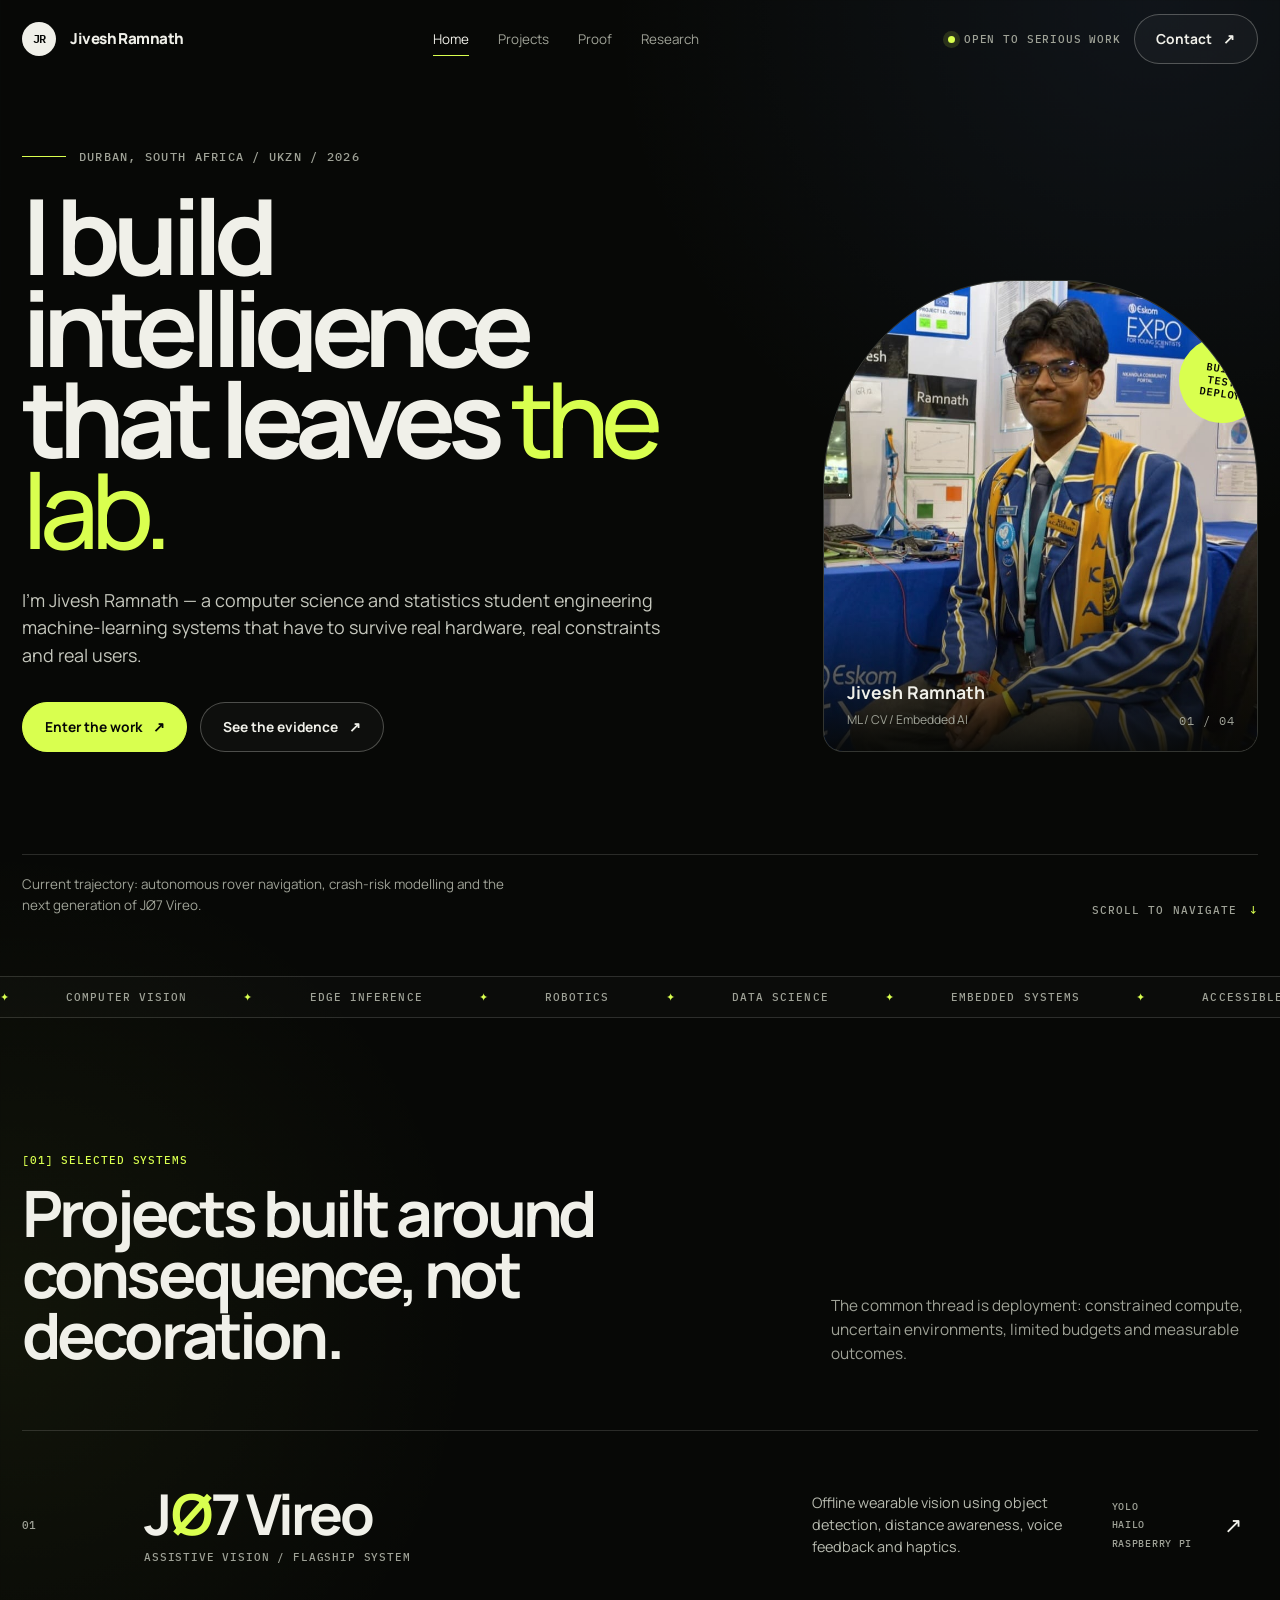
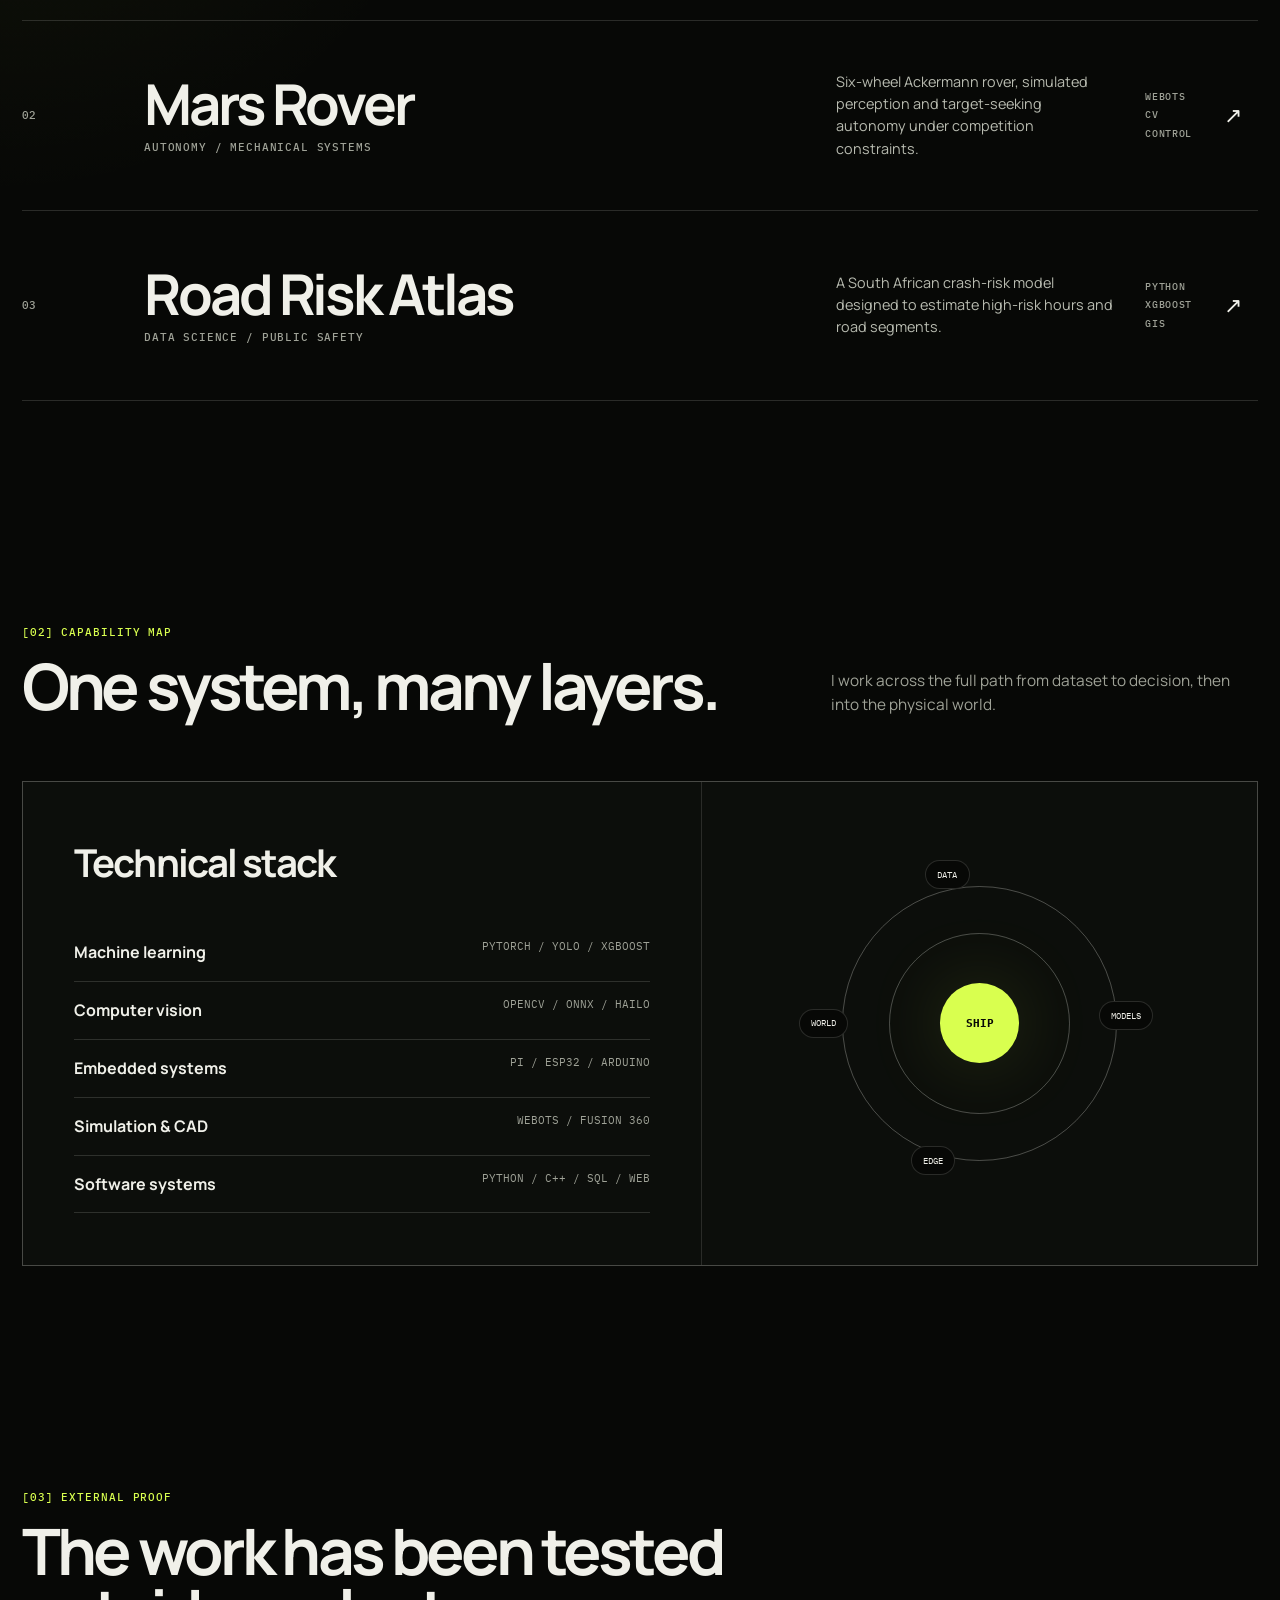
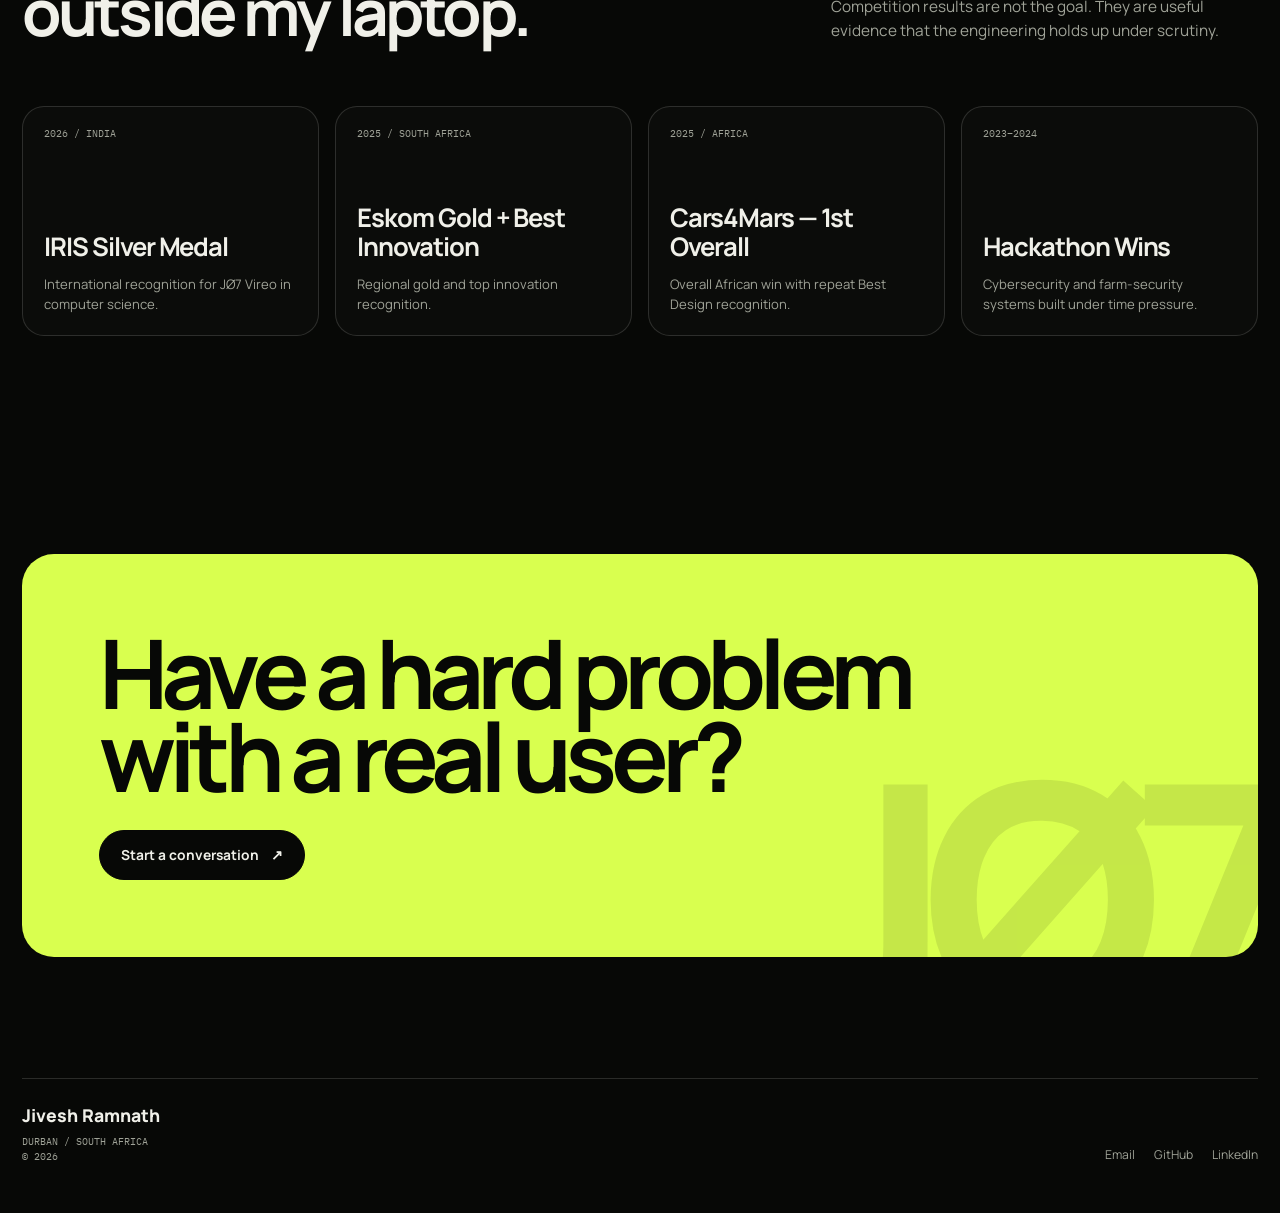
<file: index.html>
<!doctype html>
<html lang="en">
<head>
  <meta charset="utf-8">
  <meta name="viewport" content="width=device-width, initial-scale=1">
  <meta name="author" content="Jivesh Ramnath">
  <meta name="description" content="Jivesh Ramnath builds deployable machine learning, computer vision, robotics, and embedded AI systems in South Africa.">
  <meta name="theme-color" content="#070806">
  <meta name="color-scheme" content="dark">
  <meta property="og:title" content="Jivesh Ramnath — Machine Intelligence, Built for Reality">
  <meta property="og:description" content="Edge AI, computer vision, robotics and research-led engineering.">
  <meta property="og:image" content="https://jiveshramnath.co.za/assets/profile.jpg">
  <meta property="og:type" content="profile">
  <meta property="profile:first_name" content="Jivesh">
  <meta property="profile:last_name" content="Ramnath">
  <meta property="profile:username" content="jivyzn">
  <meta property="og:url" content="https://jiveshramnath.co.za/">
  <title>Jivesh Ramnath — AI, Computer Vision & Robotics</title>
  <link rel="icon" href="favicon.svg" type="image/svg+xml">
  <link rel="canonical" href="https://jiveshramnath.co.za/">
  <link rel="me" href="https://github.com/Jivyzn">
  <link rel="me" href="https://www.linkedin.com/in/jivesh-ramnath-724721296">
  <link rel="stylesheet" href="style.css">
  <script type="application/ld+json">
  {
    "@context": "https://schema.org",
    "@graph": [
      {
        "@type": "WebSite",
        "@id": "https://jiveshramnath.co.za/#website",
        "url": "https://jiveshramnath.co.za/",
        "name": "Jivesh Ramnath",
        "description": "Official portfolio of Jivesh Ramnath, a South African computer science and statistics student building machine learning, computer vision, robotics and embedded AI systems.",
        "publisher": {
          "@id": "https://jiveshramnath.co.za/#person"
        }
      },
      {
        "@type": "ProfilePage",
        "@id": "https://jiveshramnath.co.za/#profilepage",
        "url": "https://jiveshramnath.co.za/",
        "name": "Jivesh Ramnath — AI, Computer Vision and Robotics",
        "dateModified": "2026-07-12",
        "isPartOf": {
          "@id": "https://jiveshramnath.co.za/#website"
        },
        "mainEntity": {
          "@id": "https://jiveshramnath.co.za/#person"
        }
      },
      {
        "@type": "Person",
        "@id": "https://jiveshramnath.co.za/#person",
        "name": "Jivesh Ramnath",
        "givenName": "Jivesh",
        "familyName": "Ramnath",
        "alternateName": [
          "Jivy",
          "@jivyzn"
        ],
        "identifier": "jivesh-ramnath",
        "url": "https://jiveshramnath.co.za/",
        "mainEntityOfPage": {
          "@id": "https://jiveshramnath.co.za/#profilepage"
        },
        "image": {
          "@type": "ImageObject",
          "@id": "https://jiveshramnath.co.za/#profile-image",
          "url": "https://jiveshramnath.co.za/assets/profile.jpg",
          "contentUrl": "https://jiveshramnath.co.za/assets/profile.jpg",
          "caption": "Jivesh Ramnath"
        },
        "description": "South African computer science and statistics student building deployable machine learning, computer vision, robotics and embedded AI systems, including the JØ7 Vireo assistive-vision platform.",
        "jobTitle": "Machine Learning Student and AI Developer",
        "email": "mailto:jivyzn@gmail.com",
        "nationality": {
          "@type": "Country",
          "name": "South Africa"
        },
        "homeLocation": {
          "@type": "City",
          "name": "Durban",
          "containedInPlace": {
            "@type": "AdministrativeArea",
            "name": "KwaZulu-Natal"
          }
        },
        "affiliation": {
          "@type": "CollegeOrUniversity",
          "name": "University of KwaZulu-Natal",
          "url": "https://ukzn.ac.za/"
        },
        "alumniOf": {
          "@type": "HighSchool",
          "name": "Hoërskool Richardsbaai"
        },
        "award": [
          "Silver Medal — IRIS Global Symposium 2026, Computer Science",
          "Gold Medal and Best Innovation — Eskom Expo KZN North Coast Regional Science Fair 2025",
          "Silver Medal — Eskom Expo International Science Fair 2025",
          "1st Overall — Cars4Mars African Rover Challenge 2025",
          "Best Design — Cars4Mars African Rover Challenge 2024 and 2025"
        ],
        "knowsAbout": [
          "Artificial Intelligence",
          "Machine Learning",
          "Computer Vision",
          "Edge AI",
          "Robotics",
          "Embedded Systems",
          "Data Science",
          "Assistive Technology",
          "Object Detection",
          "Autonomous Systems"
        ],
        "sameAs": [
          "https://github.com/Jivyzn",
          "https://www.linkedin.com/in/jivesh-ramnath-724721296"
        ],
        "subjectOf": [
          {
            "@type": "NewsArticle",
            "headline": "Local young scientists scoop medals in India",
            "url": "https://www.itweb.co.za/article/local-young-scientists-scoop-medals-in-india/O2rQGMAEejwMd1ea",
            "publisher": {
              "@type": "Organization",
              "name": "ITWeb"
            }
          },
          {
            "@type": "NewsArticle",
            "headline": "Young scientists showcase innovations at North Coast Regional Science Fair",
            "url": "https://exposcience.co.za/young-scientists-showcase-innovations-at-north-coast-regional-science-fair/",
            "publisher": {
              "@type": "Organization",
              "name": "Eskom Expo for Young Scientists"
            }
          },
          {
            "@type": "NewsArticle",
            "headline": "SA’s top young scientists compete in the IRIS Global Symposium in India",
            "url": "https://www.eskom.co.za/sas-top-young-scientists-compete-in-the-iris-global-symposium-in-india/",
            "publisher": {
              "@type": "Organization",
              "name": "Eskom"
            }
          },
          {
            "@type": "NewsArticle",
            "headline": "Local young scientists shine at IRIS Global Symposium in India",
            "url": "https://iol.co.za/ios/news/2026-02-03-local-young-scientists-shine-at-iris-global-symposium-in-india/",
            "publisher": {
              "@type": "Organization",
              "name": "Independent Online"
            }
          }
        ]
      }
    ]
  }
  </script>
  <script src="script.js" defer></script>
</head>
<body>
  <a class="skip-link" href="#main">Skip to content</a>
  <canvas class="noise-canvas" data-ambient-canvas aria-hidden="true"></canvas>
  <div class="scroll-progress" data-scroll-progress aria-hidden="true"></div>

  <header class="site-header">
    <nav class="navbar" aria-label="Primary navigation">
      <a class="brand" href="index.html" aria-label="Jivesh Ramnath home">
        <span class="brand-mark">JR</span><span>Jivesh Ramnath</span>
      </a>
      <div class="nav-links">
        <a href="index.html" data-nav-link>Home</a>
        <a href="projects.html" data-nav-link>Projects</a>
        <a href="achievements.html" data-nav-link>Proof</a>
        <a href="research.html" data-nav-link>Research</a>
      </div>
      <div class="nav-right">
        <span class="nav-status"><span class="status-dot"></span> Open to serious work</span>
        <a class="button ghost" href="mailto:jivyzn@gmail.com">Contact</a>
        <button class="menu-toggle" type="button" aria-label="Toggle navigation" aria-expanded="false" data-menu-toggle>☰</button>
      </div>
    </nav>
    <div class="mobile-panel" data-mobile-panel>
      <a href="index.html" data-nav-link data-close-panel>Home</a>
      <a href="projects.html" data-nav-link data-close-panel>Projects</a>
      <a href="achievements.html" data-nav-link data-close-panel>Proof</a>
      <a href="research.html" data-nav-link data-close-panel>Research</a>
      <a href="mailto:jivyzn@gmail.com" data-close-panel>Contact</a>
    </div>
  </header>

  <main id="main">
    <section class="hero">
      <div class="container">
        <div class="hero-grid">
          <div>
            <div class="kicker reveal">Durban, South Africa / UKZN / 2026</div>
            <h1 class="display-title" aria-label="I build intelligence that leaves the lab">
              <span class="line reveal"><span>I build</span></span>
              <span class="line reveal reveal-delay-1"><span>intelligence</span></span>
              <span class="line reveal reveal-delay-2"><span>that leaves <em>the lab.</em></span></span>
            </h1>
            <p class="hero-copy reveal">
              I’m Jivesh Ramnath — a computer science and statistics student engineering machine-learning systems that have to survive real hardware, real constraints and real users.
            </p>
            <div class="hero-actions reveal">
              <a class="button primary" href="projects.html">Enter the work</a>
              <a class="button ghost" href="achievements.html">See the evidence</a>
            </div>
          </div>

          <div class="hero-portrait reveal" data-tilt>
            <img src="assets/profile.jpg" alt="Jivesh Ramnath at the Eskom Expo for Young Scientists" width="1000" height="678">
            <span class="orbit-label">BUILD<br>TEST<br>DEPLOY</span>
            <div class="portrait-caption">
              <div><strong>Jivesh Ramnath</strong><span>ML / CV / Embedded AI</span></div>
              <span class="mono">01 / 04</span>
            </div>
          </div>
        </div>

        <div class="hero-foot reveal">
          <p>Current trajectory: autonomous rover navigation, crash-risk modelling and the next generation of JØ7 Vireo.</p>
          <span class="scroll-cue">Scroll to navigate</span>
        </div>
      </div>
    </section>

    <div class="signal-strip" aria-hidden="true">
      <div class="signal-track">
        <span>Computer Vision</span><span>Edge Inference</span><span>Robotics</span><span>Data Science</span><span>Embedded Systems</span><span>Accessible Technology</span>
        <span>Computer Vision</span><span>Edge Inference</span><span>Robotics</span><span>Data Science</span><span>Embedded Systems</span><span>Accessible Technology</span>
      </div>
    </div>

    <section class="section" aria-labelledby="selected-work">
      <div class="container">
        <div class="section-head reveal">
          <div>
            <span class="section-index">[01] SELECTED SYSTEMS</span>
            <h2 class="section-title" id="selected-work">Projects built around consequence, not decoration.</h2>
          </div>
          <p class="section-intro">The common thread is deployment: constrained compute, uncertain environments, limited budgets and measurable outcomes.</p>
        </div>

        <div class="project-stack">
          <a class="project-row reveal" href="vireo.html" aria-label="Open JØ7 Vireo interactive case study">
            <span class="project-number">01</span>
            <h3 class="project-name">J<span class="wormhole-letter" aria-hidden="true">Ø</span>7 Vireo<small>Assistive vision / flagship system</small></h3>
            <p class="project-summary">Offline wearable vision using object detection, distance awareness, voice feedback and haptics.</p>
            <div class="project-tags"><span>YOLO</span><span>Hailo</span><span>Raspberry Pi</span></div>
            <span class="project-arrow" aria-hidden="true">↗</span>
          </a>

          <a class="project-row reveal" href="projects.html#rover">
            <span class="project-number">02</span>
            <h3 class="project-name">Mars Rover<small>Autonomy / mechanical systems</small></h3>
            <p class="project-summary">Six-wheel Ackermann rover, simulated perception and target-seeking autonomy under competition constraints.</p>
            <div class="project-tags"><span>Webots</span><span>CV</span><span>Control</span></div>
            <span class="project-arrow" aria-hidden="true">↗</span>
          </a>

          <a class="project-row reveal" href="projects.html#traffic">
            <span class="project-number">03</span>
            <h3 class="project-name">Road Risk Atlas<small>Data science / public safety</small></h3>
            <p class="project-summary">A South African crash-risk model designed to estimate high-risk hours and road segments.</p>
            <div class="project-tags"><span>Python</span><span>XGBoost</span><span>GIS</span></div>
            <span class="project-arrow" aria-hidden="true">↗</span>
          </a>
        </div>
      </div>
    </section>

    <section class="section compact" aria-labelledby="capabilities">
      <div class="container">
        <div class="section-head reveal">
          <div>
            <span class="section-index">[02] CAPABILITY MAP</span>
            <h2 class="section-title" id="capabilities">One system, many layers.</h2>
          </div>
          <p class="section-intro">I work across the full path from dataset to decision, then into the physical world.</p>
        </div>

        <div class="capability-grid reveal">
          <div class="capability-panel">
            <h3>Technical stack</h3>
            <div class="stack-list">
              <div class="stack-item"><span>Machine learning</span><span>PyTorch / YOLO / XGBoost</span></div>
              <div class="stack-item"><span>Computer vision</span><span>OpenCV / ONNX / Hailo</span></div>
              <div class="stack-item"><span>Embedded systems</span><span>Pi / ESP32 / Arduino</span></div>
              <div class="stack-item"><span>Simulation & CAD</span><span>Webots / Fusion 360</span></div>
              <div class="stack-item"><span>Software systems</span><span>Python / C++ / SQL / Web</span></div>
            </div>
          </div>
          <div class="capability-panel capability-visual" aria-label="Diagram connecting data, models, edge hardware and physical systems">
            <div class="system-orbit">
              <div class="system-core">SHIP</div>
              <span class="orbit-node">Data</span>
              <span class="orbit-node">Models</span>
              <span class="orbit-node">Edge</span>
              <span class="orbit-node">World</span>
            </div>
          </div>
        </div>
      </div>
    </section>

    <section class="section" aria-labelledby="proof-title">
      <div class="container">
        <div class="section-head reveal">
          <div>
            <span class="section-index">[03] EXTERNAL PROOF</span>
            <h2 class="section-title" id="proof-title">The work has been tested outside my laptop.</h2>
          </div>
          <p class="section-intro">Competition results are not the goal. They are useful evidence that the engineering holds up under scrutiny.</p>
        </div>
        <div class="proof-grid">
          <article class="proof-card reveal"><span class="proof-year">2026 / INDIA</span><div><strong>IRIS Silver Medal</strong><p>International recognition for JØ7 Vireo in computer science.</p></div></article>
          <article class="proof-card reveal"><span class="proof-year">2025 / SOUTH AFRICA</span><div><strong>Eskom Gold + Best Innovation</strong><p>Regional gold and top innovation recognition.</p></div></article>
          <article class="proof-card reveal"><span class="proof-year">2025 / AFRICA</span><div><strong>Cars4Mars — 1st Overall</strong><p>Overall African win with repeat Best Design recognition.</p></div></article>
          <article class="proof-card reveal"><span class="proof-year">2023–2024</span><div><strong>Hackathon Wins</strong><p>Cybersecurity and farm-security systems built under time pressure.</p></div></article>
        </div>
      </div>
    </section>

    <section class="section compact">
      <div class="container">
        <div class="contact-panel reveal">
          <h2>Have a hard problem with a real user?</h2>
          <a class="button" href="mailto:jivyzn@gmail.com?subject=Project%20or%20opportunity%20for%20Jivesh">Start a conversation</a>
        </div>
      </div>
    </section>
  </main>

  <footer class="site-footer">
    <div class="container footer-grid">
      <div><div class="footer-name">Jivesh Ramnath</div><div class="footer-meta">Durban / South Africa<br>© <span data-year></span></div></div>
      <div class="footer-links">
        <a href="mailto:jivyzn@gmail.com">Email</a>
        <a href="https://github.com/Jivyzn" target="_blank" rel="me noopener noreferrer">GitHub</a>
        <a href="https://www.linkedin.com/in/jivesh-ramnath-724721296" target="_blank" rel="me noopener noreferrer">LinkedIn</a>
      </div>
    </div>
  </footer>
</body>
</html>
</file>
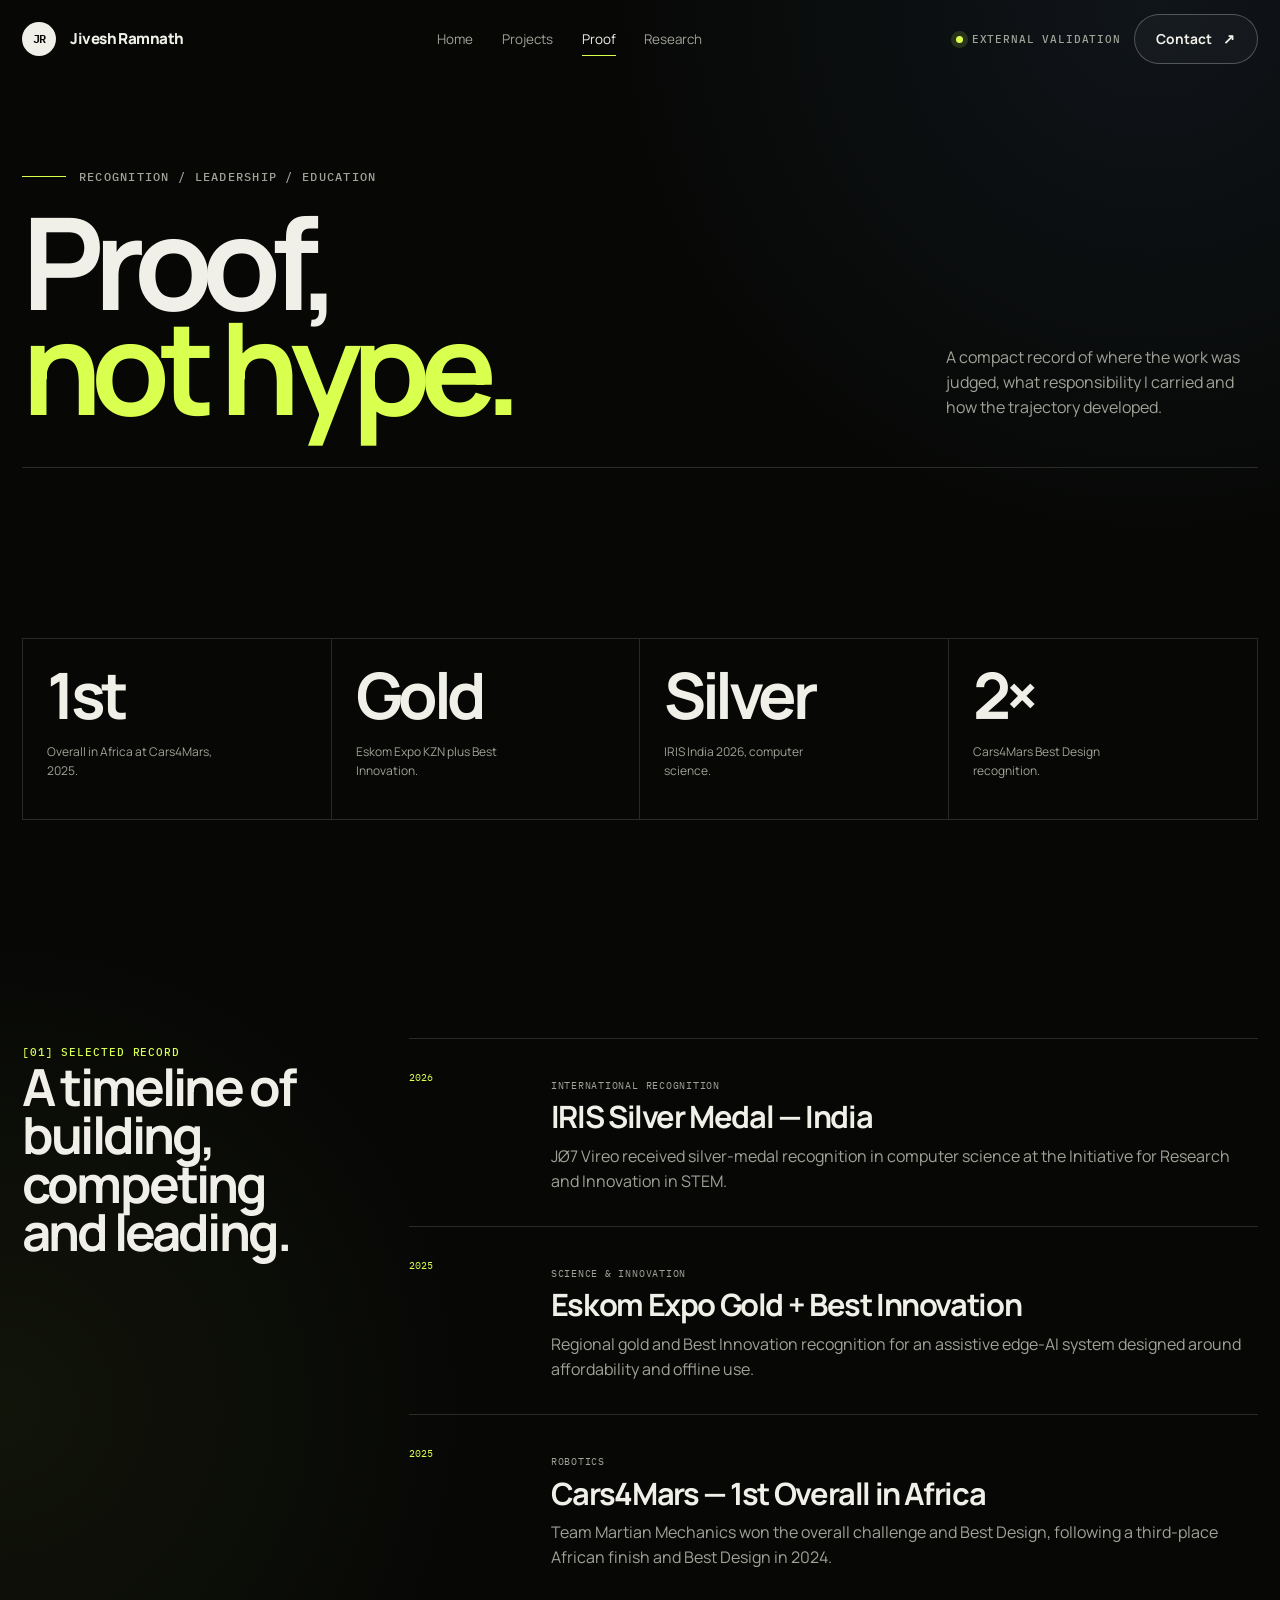
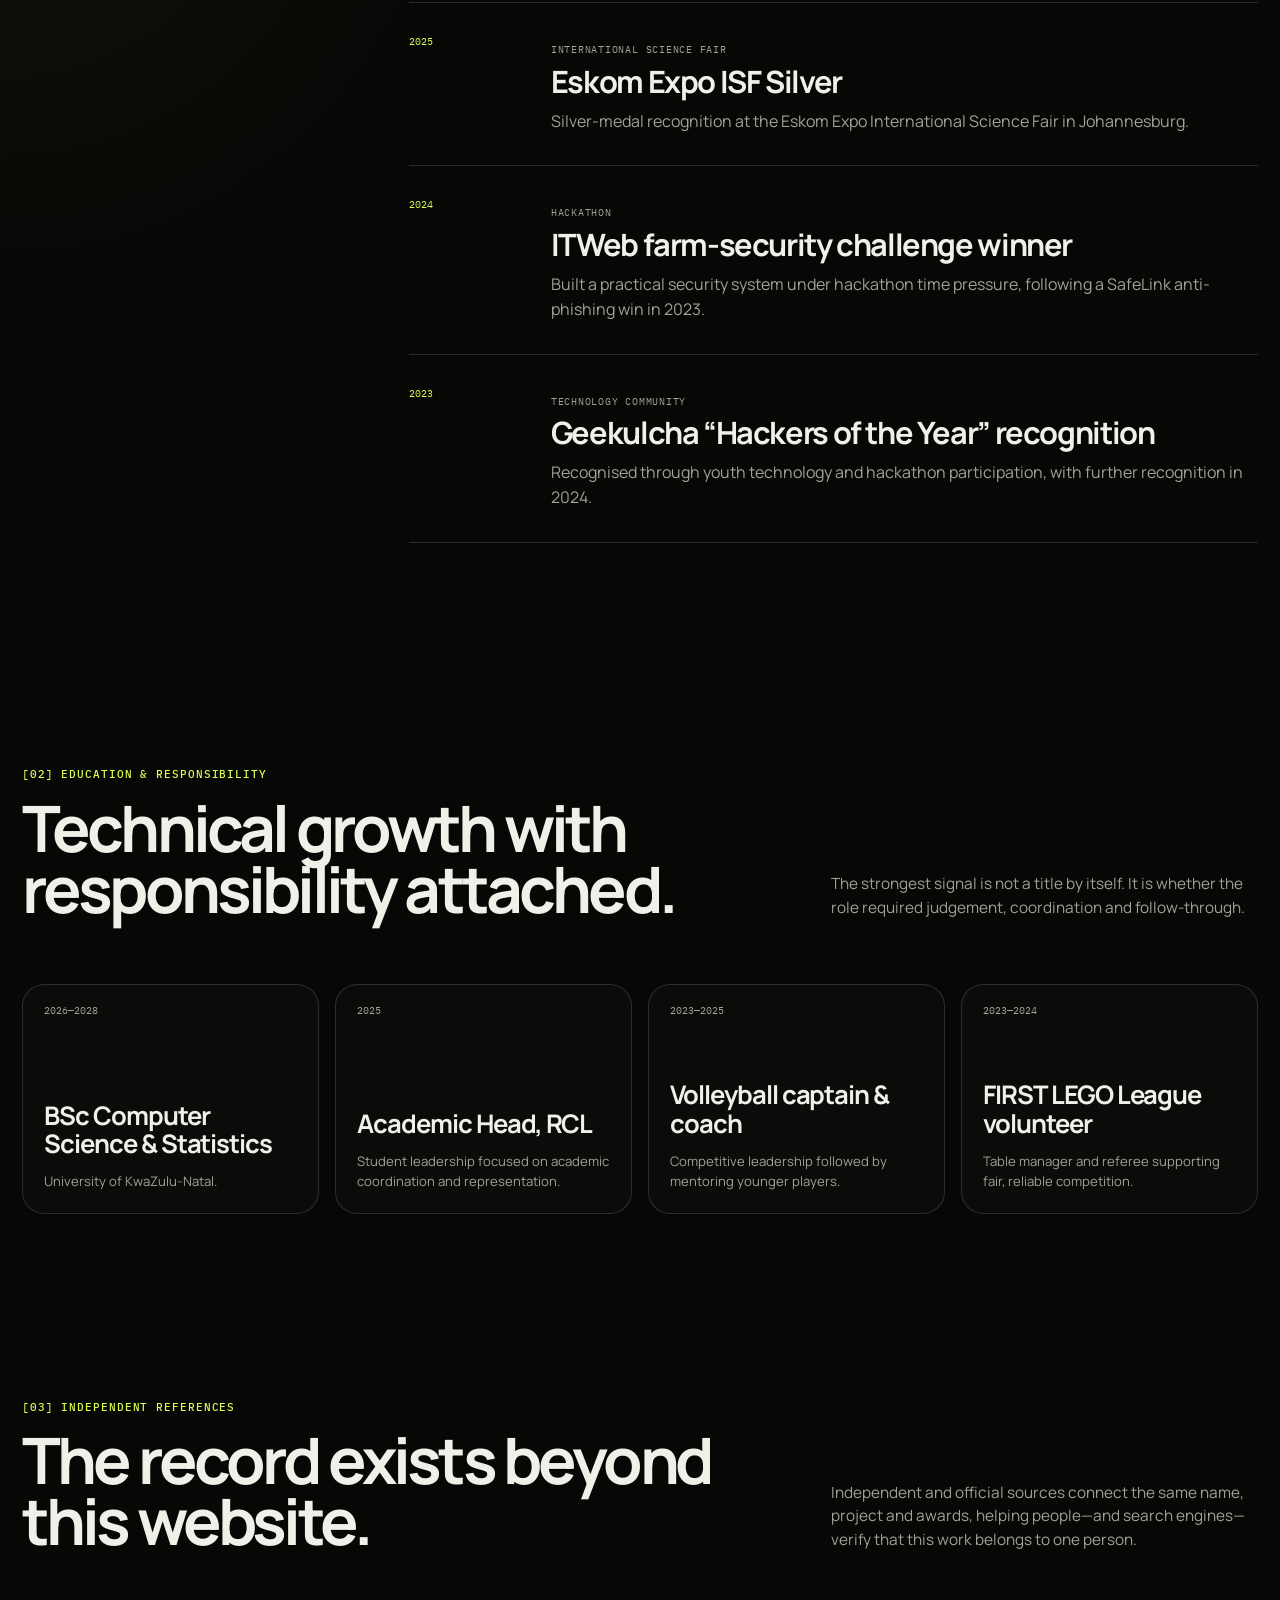
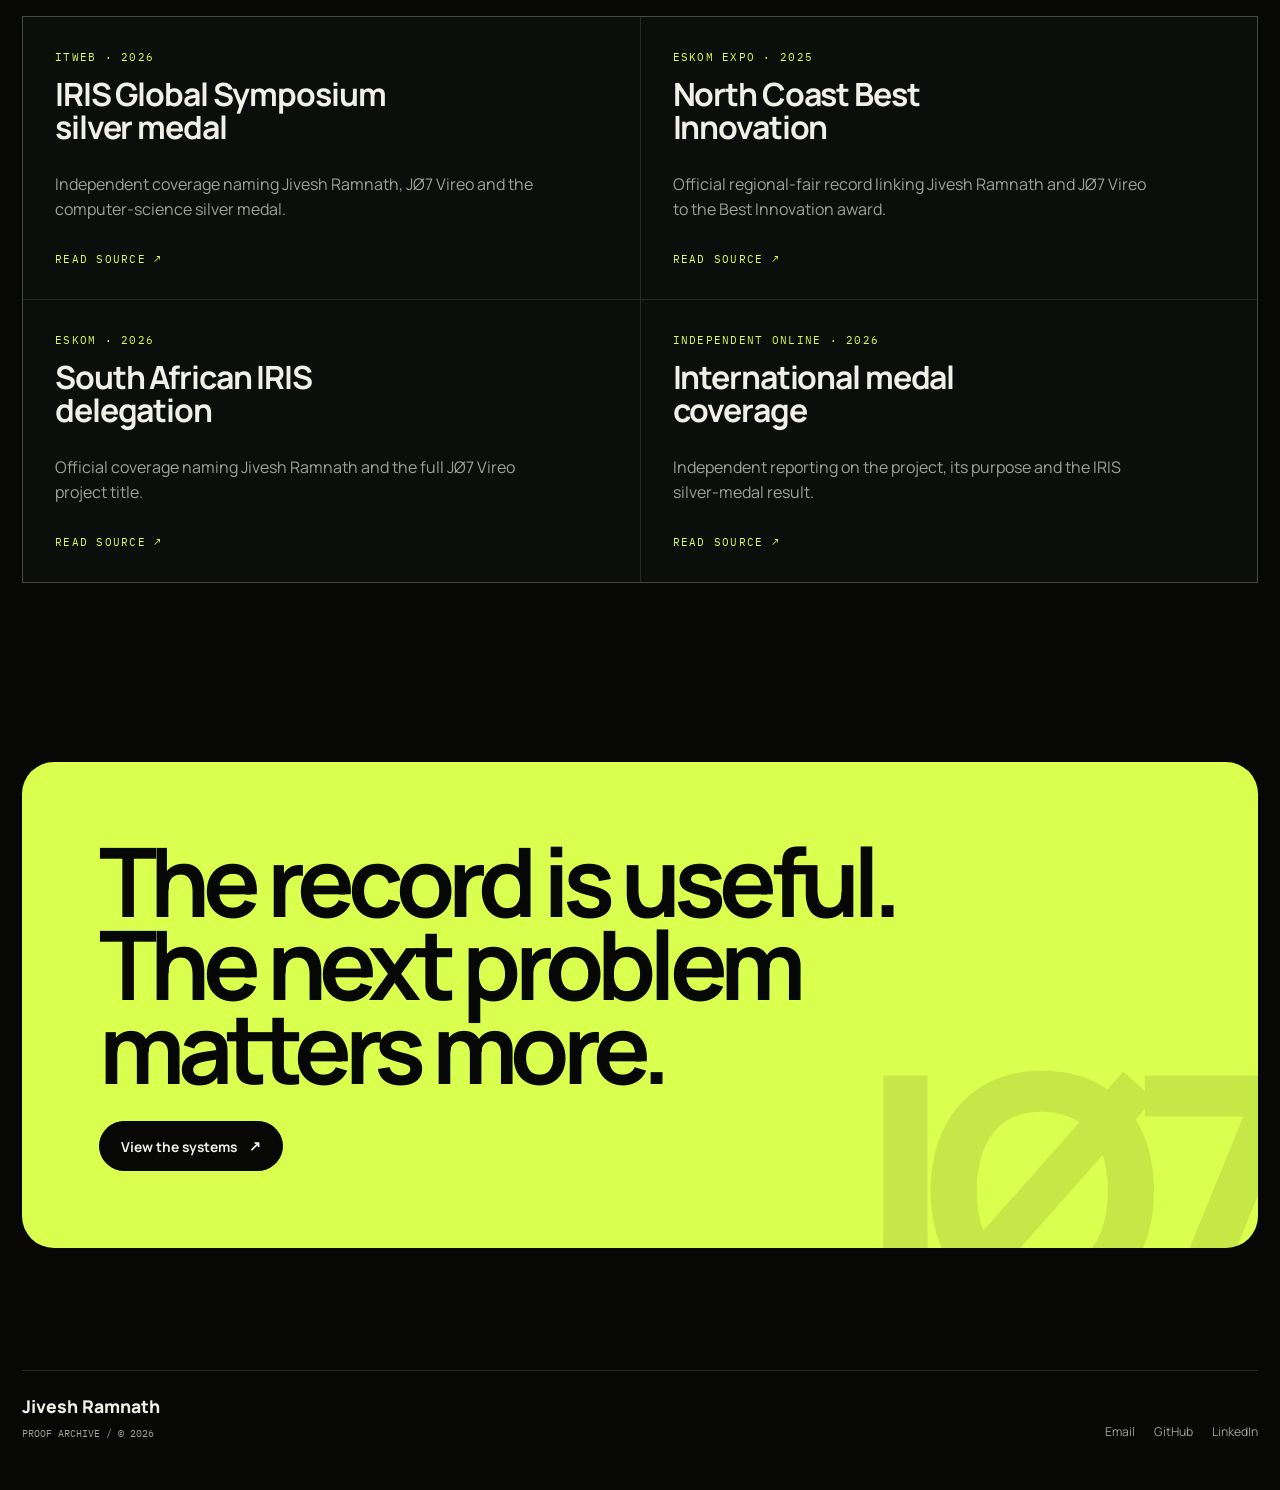
<file: achievements.html>
<!doctype html>
<html lang="en">
<head>
  <meta charset="utf-8">
  <meta name="viewport" content="width=device-width, initial-scale=1">
  <meta name="author" content="Jivesh Ramnath">
  <meta name="description" content="Awards, leadership, education and external recognition earned by Jivesh Ramnath.">
  <meta name="theme-color" content="#070806">
  <meta name="color-scheme" content="dark">
  <title>Proof — Jivesh Ramnath</title>
  <link rel="icon" href="favicon.svg" type="image/svg+xml">
  <link rel="canonical" href="https://jiveshramnath.co.za/achievements.html">
  <link rel="me" href="https://github.com/Jivyzn">
  <link rel="me" href="https://www.linkedin.com/in/jivesh-ramnath-724721296">
  <link rel="stylesheet" href="style.css">
  <script type="application/ld+json">
  {
    "@context": "https://schema.org",
    "@graph": [
      {
        "@type": "CollectionPage",
        "@id": "https://jiveshramnath.co.za/achievements.html#page",
        "url": "https://jiveshramnath.co.za/achievements.html",
        "name": "Awards and Achievements — Jivesh Ramnath",
        "description": "Awards, leadership, education and independent recognition earned by Jivesh Ramnath.",
        "dateModified": "2026-07-12",
        "isPartOf": {
          "@id": "https://jiveshramnath.co.za/#website"
        },
        "about": {
          "@id": "https://jiveshramnath.co.za/#person"
        },
        "author": {
          "@id": "https://jiveshramnath.co.za/#person"
        }
      },
      {
        "@type": "Person",
        "@id": "https://jiveshramnath.co.za/#person",
        "name": "Jivesh Ramnath",
        "url": "https://jiveshramnath.co.za/",
        "award": [
          "Silver Medal — IRIS Global Symposium 2026, Computer Science",
          "Gold Medal and Best Innovation — Eskom Expo KZN North Coast Regional Science Fair 2025",
          "Silver Medal — Eskom Expo International Science Fair 2025",
          "1st Overall — Cars4Mars African Rover Challenge 2025",
          "Best Design — Cars4Mars African Rover Challenge 2024 and 2025"
        ],
        "sameAs": [
          "https://github.com/Jivyzn",
          "https://www.linkedin.com/in/jivesh-ramnath-724721296"
        ]
      }
    ]
  }
  </script>
  <script src="script.js" defer></script>
</head>
<body>
  <a class="skip-link" href="#main">Skip to content</a>
  <canvas class="noise-canvas" data-ambient-canvas aria-hidden="true"></canvas>
  <div class="scroll-progress" data-scroll-progress aria-hidden="true"></div>

  <header class="site-header">
    <nav class="navbar" aria-label="Primary navigation">
      <a class="brand" href="index.html"><span class="brand-mark">JR</span><span>Jivesh Ramnath</span></a>
      <div class="nav-links"><a href="index.html" data-nav-link>Home</a><a href="projects.html" data-nav-link>Projects</a><a href="achievements.html" data-nav-link>Proof</a><a href="research.html" data-nav-link>Research</a></div>
      <div class="nav-right"><span class="nav-status"><span class="status-dot"></span> External validation</span><a class="button ghost" href="mailto:jivyzn@gmail.com">Contact</a><button class="menu-toggle" type="button" aria-label="Toggle navigation" aria-expanded="false" data-menu-toggle>☰</button></div>
    </nav>
    <div class="mobile-panel" data-mobile-panel><a href="index.html" data-nav-link data-close-panel>Home</a><a href="projects.html" data-nav-link data-close-panel>Projects</a><a href="achievements.html" data-nav-link data-close-panel>Proof</a><a href="research.html" data-nav-link data-close-panel>Research</a><a href="mailto:jivyzn@gmail.com" data-close-panel>Contact</a></div>
  </header>

  <main id="main">
    <section class="page-hero">
      <div class="container">
        <div class="page-hero-grid">
          <div><div class="kicker reveal">Recognition / leadership / education</div><h1 class="page-title reveal">Proof,<br><span class="acid">not hype.</span></h1></div>
          <p class="page-deck reveal">A compact record of where the work was judged, what responsibility I carried and how the trajectory developed.</p>
        </div>
        <div class="page-rule"></div>
      </div>
    </section>

    <section class="section compact" aria-label="Achievement metrics">
      <div class="container">
        <div class="metric-band reveal">
          <div class="metric-cell"><strong>1st</strong><span>Overall in Africa at Cars4Mars, 2025.</span></div>
          <div class="metric-cell"><strong>Gold</strong><span>Eskom Expo KZN plus Best Innovation.</span></div>
          <div class="metric-cell"><strong>Silver</strong><span>IRIS India 2026, computer science.</span></div>
          <div class="metric-cell"><strong>2×</strong><span>Cars4Mars Best Design recognition.</span></div>
        </div>
      </div>
    </section>

    <section class="section">
      <div class="container timeline-shell">
        <aside class="timeline-aside reveal">
          <span class="section-index">[01] SELECTED RECORD</span>
          <h2>A timeline of building, competing and leading.</h2>
        </aside>
        <div class="timeline-list">
          <article class="timeline-entry reveal">
            <time datetime="2026">2026</time>
            <div><span class="label">International recognition</span><h3>IRIS Silver Medal — India</h3><p>JØ7 Vireo received silver-medal recognition in computer science at the Initiative for Research and Innovation in STEM.</p></div>
          </article>
          <article class="timeline-entry reveal">
            <time datetime="2025">2025</time>
            <div><span class="label">Science & innovation</span><h3>Eskom Expo Gold + Best Innovation</h3><p>Regional gold and Best Innovation recognition for an assistive edge-AI system designed around affordability and offline use.</p></div>
          </article>
          <article class="timeline-entry reveal">
            <time datetime="2025">2025</time>
            <div><span class="label">Robotics</span><h3>Cars4Mars — 1st Overall in Africa</h3><p>Team Martian Mechanics won the overall challenge and Best Design, following a third-place African finish and Best Design in 2024.</p></div>
          </article>
          <article class="timeline-entry reveal">
            <time datetime="2025">2025</time>
            <div><span class="label">International science fair</span><h3>Eskom Expo ISF Silver</h3><p>Silver-medal recognition at the Eskom Expo International Science Fair in Johannesburg.</p></div>
          </article>
          <article class="timeline-entry reveal">
            <time datetime="2024">2024</time>
            <div><span class="label">Hackathon</span><h3>ITWeb farm-security challenge winner</h3><p>Built a practical security system under hackathon time pressure, following a SafeLink anti-phishing win in 2023.</p></div>
          </article>
          <article class="timeline-entry reveal">
            <time datetime="2023">2023</time>
            <div><span class="label">Technology community</span><h3>Geekulcha “Hackers of the Year” recognition</h3><p>Recognised through youth technology and hackathon participation, with further recognition in 2024.</p></div>
          </article>
        </div>
      </div>
    </section>

    <section class="section compact">
      <div class="container">
        <div class="section-head reveal">
          <div><span class="section-index">[02] EDUCATION & RESPONSIBILITY</span><h2 class="section-title">Technical growth with responsibility attached.</h2></div>
          <p class="section-intro">The strongest signal is not a title by itself. It is whether the role required judgement, coordination and follow-through.</p>
        </div>
        <div class="proof-grid">
          <article class="proof-card reveal"><span class="proof-year">2026—2028</span><div><strong>BSc Computer Science & Statistics</strong><p>University of KwaZulu-Natal.</p></div></article>
          <article class="proof-card reveal"><span class="proof-year">2025</span><div><strong>Academic Head, RCL</strong><p>Student leadership focused on academic coordination and representation.</p></div></article>
          <article class="proof-card reveal"><span class="proof-year">2023—2025</span><div><strong>Volleyball captain & coach</strong><p>Competitive leadership followed by mentoring younger players.</p></div></article>
          <article class="proof-card reveal"><span class="proof-year">2023—2024</span><div><strong>FIRST LEGO League volunteer</strong><p>Table manager and referee supporting fair, reliable competition.</p></div></article>
        </div>
      </div>
    </section>


    <section class="section compact" aria-labelledby="independent-references">
      <div class="container">
        <div class="section-head reveal">
          <div><span class="section-index">[03] INDEPENDENT REFERENCES</span><h2 class="section-title" id="independent-references">The record exists beyond this website.</h2></div>
          <p class="section-intro">Independent and official sources connect the same name, project and awards, helping people—and search engines—verify that this work belongs to one person.</p>
        </div>
        <div class="evidence-grid">
          <a class="evidence-card reveal" href="https://www.itweb.co.za/article/local-young-scientists-scoop-medals-in-india/O2rQGMAEejwMd1ea" target="_blank" rel="noopener noreferrer">
            <span class="evidence-source">ITWeb · 2026</span>
            <strong>IRIS Global Symposium silver medal</strong>
            <p>Independent coverage naming Jivesh Ramnath, JØ7 Vireo and the computer-science silver medal.</p>
            <span class="evidence-action">Read source ↗</span>
          </a>
          <a class="evidence-card reveal" href="https://exposcience.co.za/young-scientists-showcase-innovations-at-north-coast-regional-science-fair/" target="_blank" rel="noopener noreferrer">
            <span class="evidence-source">Eskom Expo · 2025</span>
            <strong>North Coast Best Innovation</strong>
            <p>Official regional-fair record linking Jivesh Ramnath and JØ7 Vireo to the Best Innovation award.</p>
            <span class="evidence-action">Read source ↗</span>
          </a>
          <a class="evidence-card reveal" href="https://www.eskom.co.za/sas-top-young-scientists-compete-in-the-iris-global-symposium-in-india/" target="_blank" rel="noopener noreferrer">
            <span class="evidence-source">Eskom · 2026</span>
            <strong>South African IRIS delegation</strong>
            <p>Official coverage naming Jivesh Ramnath and the full JØ7 Vireo project title.</p>
            <span class="evidence-action">Read source ↗</span>
          </a>
          <a class="evidence-card reveal" href="https://iol.co.za/ios/news/2026-02-03-local-young-scientists-shine-at-iris-global-symposium-in-india/" target="_blank" rel="noopener noreferrer">
            <span class="evidence-source">Independent Online · 2026</span>
            <strong>International medal coverage</strong>
            <p>Independent reporting on the project, its purpose and the IRIS silver-medal result.</p>
            <span class="evidence-action">Read source ↗</span>
          </a>
        </div>
      </div>
    </section>

    <section class="section compact"><div class="container"><div class="contact-panel reveal"><h2>The record is useful. The next problem matters more.</h2><a class="button" href="projects.html">View the systems</a></div></div></section>
  </main>

  <footer class="site-footer"><div class="container footer-grid"><div><div class="footer-name">Jivesh Ramnath</div><div class="footer-meta">Proof archive / © <span data-year></span></div></div><div class="footer-links"><a href="mailto:jivyzn@gmail.com">Email</a><a href="https://github.com/Jivyzn" target="_blank" rel="me noopener noreferrer">GitHub</a><a href="https://www.linkedin.com/in/jivesh-ramnath-724721296" target="_blank" rel="me noopener noreferrer">LinkedIn</a></div></div></footer>
</body>
</html>
</file>
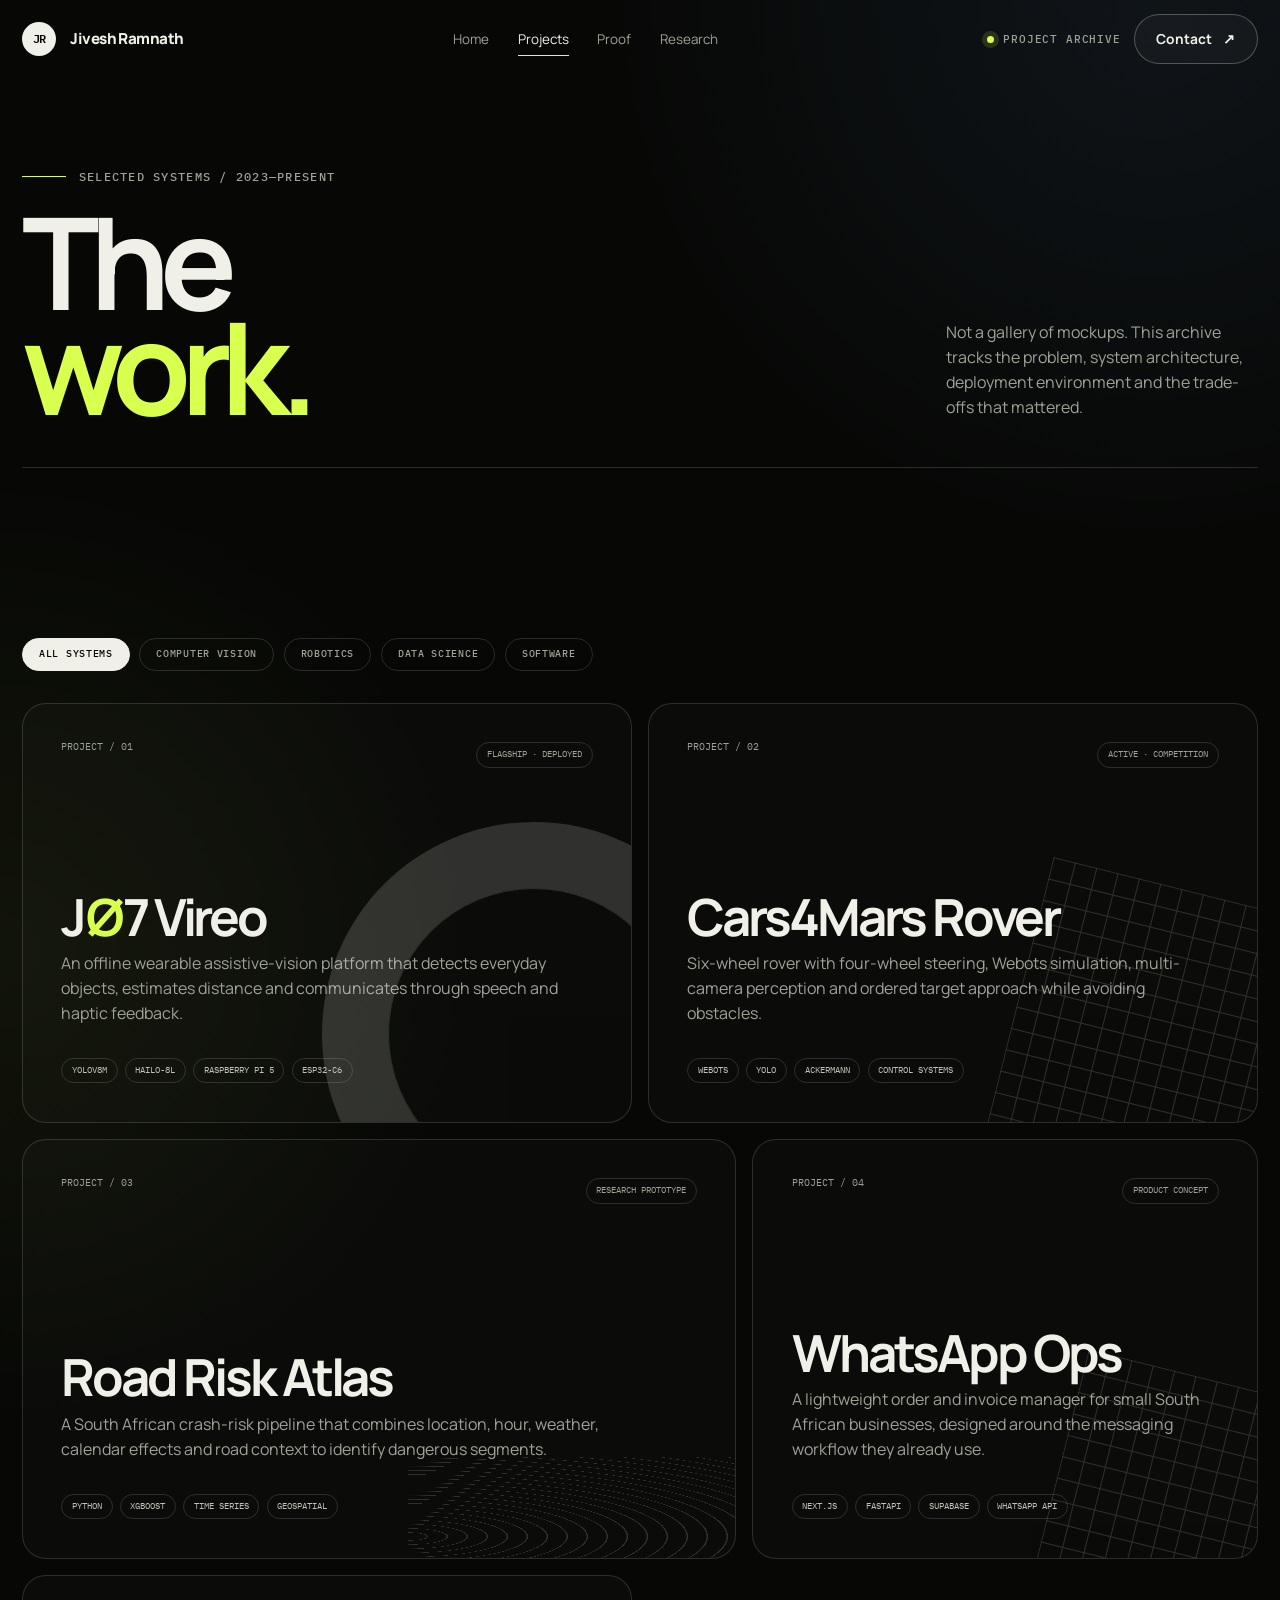
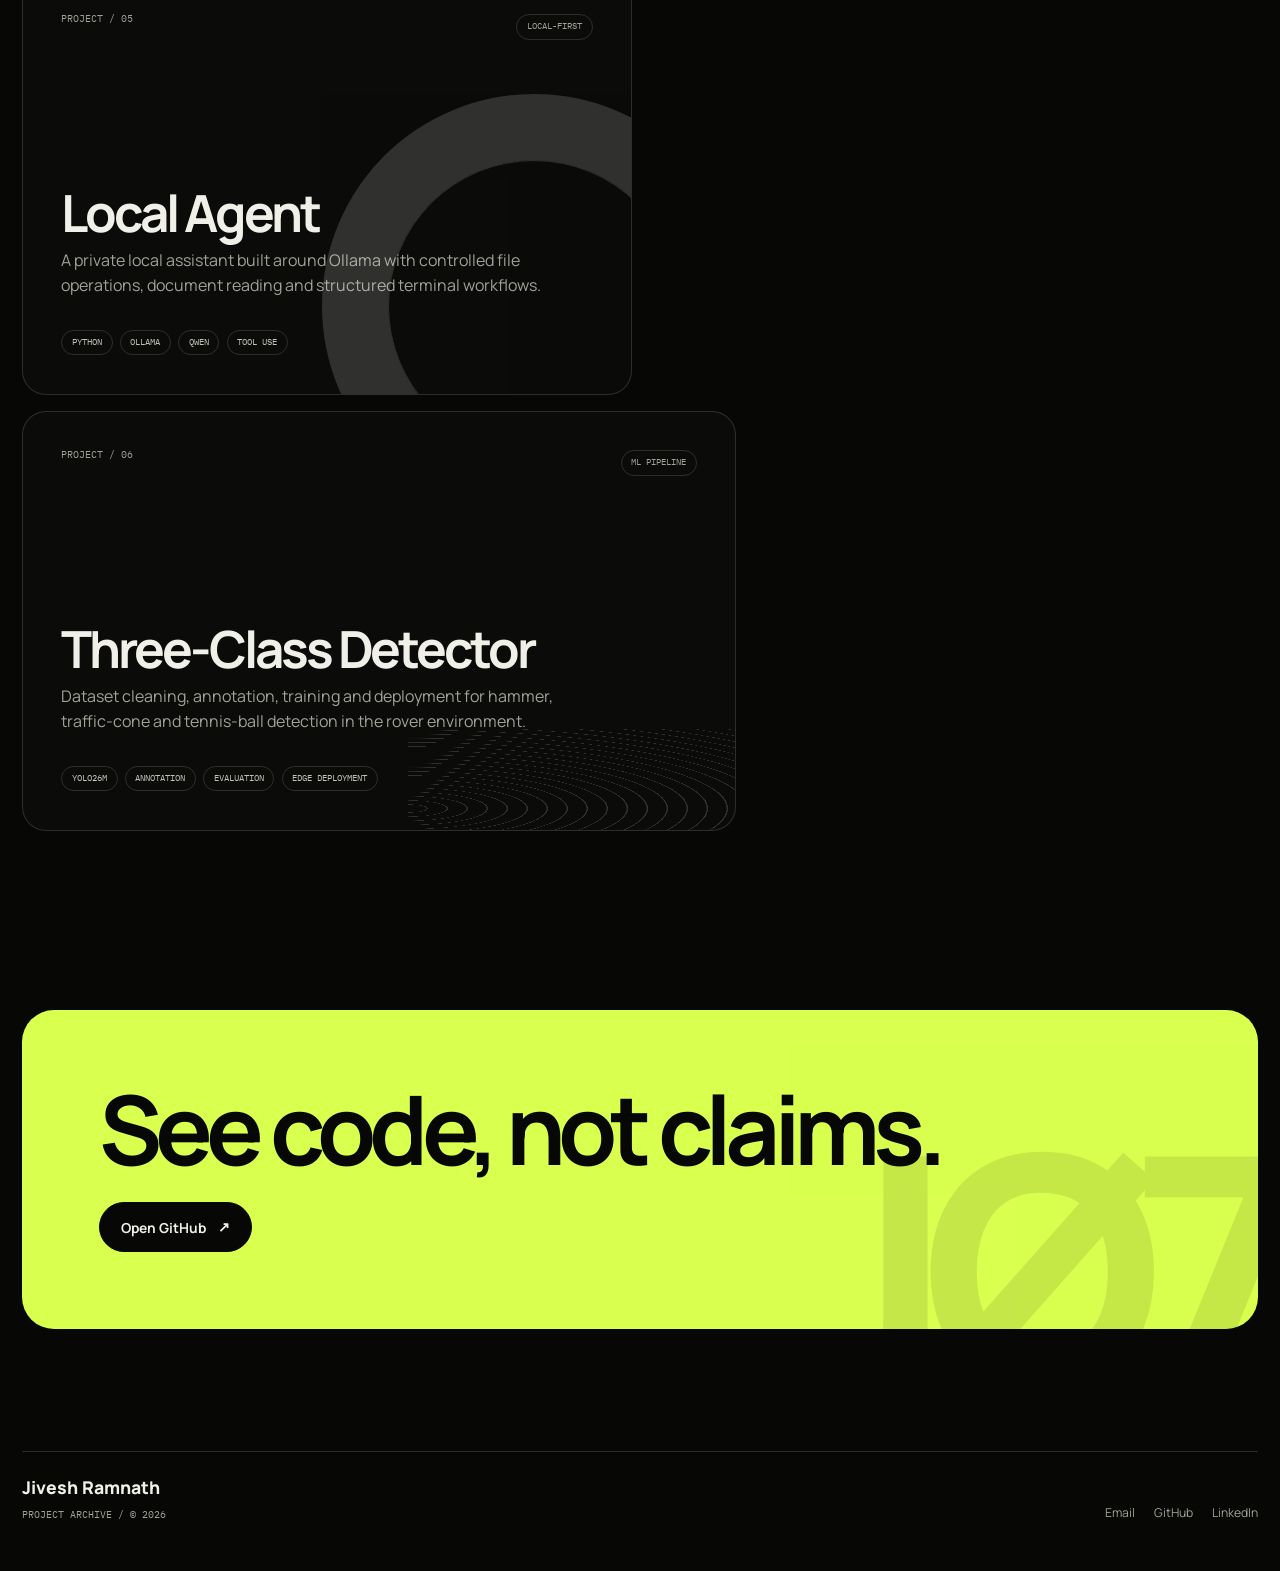
<file: projects.html>
<!doctype html>
<html lang="en">
<head>
  <meta charset="utf-8">
  <meta name="viewport" content="width=device-width, initial-scale=1">
  <meta name="author" content="Jivesh Ramnath">
  <meta name="description" content="Selected projects by Jivesh Ramnath across computer vision, robotics, embedded AI and data science.">
  <meta name="theme-color" content="#070806">
  <meta name="color-scheme" content="dark">
  <title>Projects — Jivesh Ramnath</title>
  <link rel="icon" href="favicon.svg" type="image/svg+xml">
  <link rel="canonical" href="https://jiveshramnath.co.za/projects.html">
  <link rel="me" href="https://github.com/Jivyzn">
  <link rel="me" href="https://www.linkedin.com/in/jivesh-ramnath-724721296">
  <link rel="stylesheet" href="style.css">
  <script type="application/ld+json">
  {
    "@context": "https://schema.org",
    "@graph": [
      {
        "@type": "CollectionPage",
        "@id": "https://jiveshramnath.co.za/projects.html#page",
        "url": "https://jiveshramnath.co.za/projects.html",
        "name": "Projects — Jivesh Ramnath",
        "description": "Selected projects by Jivesh Ramnath across computer vision, robotics, embedded AI and data science.",
        "dateModified": "2026-07-12",
        "isPartOf": {
          "@id": "https://jiveshramnath.co.za/#website"
        },
        "about": {
          "@id": "https://jiveshramnath.co.za/#person"
        },
        "author": {
          "@id": "https://jiveshramnath.co.za/#person"
        }
      },
      {
        "@type": "Person",
        "@id": "https://jiveshramnath.co.za/#person",
        "name": "Jivesh Ramnath",
        "url": "https://jiveshramnath.co.za/",
        "sameAs": [
          "https://github.com/Jivyzn",
          "https://www.linkedin.com/in/jivesh-ramnath-724721296"
        ]
      }
    ]
  }
  </script>
  <script src="script.js" defer></script>
</head>
<body>
  <a class="skip-link" href="#main">Skip to content</a>
  <canvas class="noise-canvas" data-ambient-canvas aria-hidden="true"></canvas>
  <div class="scroll-progress" data-scroll-progress aria-hidden="true"></div>

  <header class="site-header">
    <nav class="navbar" aria-label="Primary navigation">
      <a class="brand" href="index.html"><span class="brand-mark">JR</span><span>Jivesh Ramnath</span></a>
      <div class="nav-links">
        <a href="index.html" data-nav-link>Home</a><a href="projects.html" data-nav-link>Projects</a><a href="achievements.html" data-nav-link>Proof</a><a href="research.html" data-nav-link>Research</a>
      </div>
      <div class="nav-right">
        <span class="nav-status"><span class="status-dot"></span> Project archive</span>
        <a class="button ghost" href="mailto:jivyzn@gmail.com">Contact</a>
        <button class="menu-toggle" type="button" aria-label="Toggle navigation" aria-expanded="false" data-menu-toggle>☰</button>
      </div>
    </nav>
    <div class="mobile-panel" data-mobile-panel>
      <a href="index.html" data-nav-link data-close-panel>Home</a><a href="projects.html" data-nav-link data-close-panel>Projects</a><a href="achievements.html" data-nav-link data-close-panel>Proof</a><a href="research.html" data-nav-link data-close-panel>Research</a><a href="mailto:jivyzn@gmail.com" data-close-panel>Contact</a>
    </div>
  </header>

  <main id="main">
    <section class="page-hero">
      <div class="container">
        <div class="page-hero-grid">
          <div><div class="kicker reveal">Selected systems / 2023—present</div><h1 class="page-title reveal">The<br><span class="acid">work.</span></h1></div>
          <p class="page-deck reveal">Not a gallery of mockups. This archive tracks the problem, system architecture, deployment environment and the trade-offs that mattered.</p>
        </div>
        <div class="page-rule"></div>
      </div>
    </section>

    <section class="section compact">
      <div class="container">
        <div class="filter-row reveal" aria-label="Filter projects">
          <button class="filter-button active" type="button" data-filter="all">All systems</button>
          <button class="filter-button" type="button" data-filter="vision">Computer vision</button>
          <button class="filter-button" type="button" data-filter="robotics">Robotics</button>
          <button class="filter-button" type="button" data-filter="data">Data science</button>
          <button class="filter-button" type="button" data-filter="software">Software</button>
        </div>

        <div class="archive-grid">
          <a class="archive-card reveal" href="vireo.html" data-project-card data-category="vision robotics" data-tilt>
            <div class="card-top"><span class="card-index">PROJECT / 01</span><span class="card-status">Flagship · deployed</span></div>
            <div>
              <h2>J<span class="wormhole-letter" aria-hidden="true">Ø</span>7 Vireo</h2>
              <p>An offline wearable assistive-vision platform that detects everyday objects, estimates distance and communicates through speech and haptic feedback.</p>
              <div class="card-tags"><span>YOLOv8m</span><span>Hailo-8L</span><span>Raspberry Pi 5</span><span>ESP32-C6</span></div>
            </div>
            <div class="card-graphic rings" aria-hidden="true"></div>
          </a>

          <article class="archive-card reveal" id="rover" data-project-card data-category="vision robotics" data-tilt>
            <div class="card-top"><span class="card-index">PROJECT / 02</span><span class="card-status">Active · competition</span></div>
            <div>
              <h2>Cars4Mars Rover</h2>
              <p>Six-wheel rover with four-wheel steering, Webots simulation, multi-camera perception and ordered target approach while avoiding obstacles.</p>
              <div class="card-tags"><span>Webots</span><span>YOLO</span><span>Ackermann</span><span>Control systems</span></div>
            </div>
            <div class="card-graphic gridline" aria-hidden="true"></div>
          </article>

          <article class="archive-card reveal" id="traffic" data-project-card data-category="data software" data-tilt>
            <div class="card-top"><span class="card-index">PROJECT / 03</span><span class="card-status">Research prototype</span></div>
            <div>
              <h2>Road Risk Atlas</h2>
              <p>A South African crash-risk pipeline that combines location, hour, weather, calendar effects and road context to identify dangerous segments.</p>
              <div class="card-tags"><span>Python</span><span>XGBoost</span><span>Time series</span><span>Geospatial</span></div>
            </div>
            <div class="card-graphic wave" aria-hidden="true"></div>
          </article>

          <article class="archive-card reveal" data-project-card data-category="software" data-tilt>
            <div class="card-top"><span class="card-index">PROJECT / 04</span><span class="card-status">Product concept</span></div>
            <div>
              <h2>WhatsApp Ops</h2>
              <p>A lightweight order and invoice manager for small South African businesses, designed around the messaging workflow they already use.</p>
              <div class="card-tags"><span>Next.js</span><span>FastAPI</span><span>Supabase</span><span>WhatsApp API</span></div>
            </div>
            <div class="card-graphic gridline" aria-hidden="true"></div>
          </article>

          <article class="archive-card reveal" data-project-card data-category="software data" data-tilt>
            <div class="card-top"><span class="card-index">PROJECT / 05</span><span class="card-status">Local-first</span></div>
            <div>
              <h2>Local Agent</h2>
              <p>A private local assistant built around Ollama with controlled file operations, document reading and structured terminal workflows.</p>
              <div class="card-tags"><span>Python</span><span>Ollama</span><span>Qwen</span><span>Tool use</span></div>
            </div>
            <div class="card-graphic rings" aria-hidden="true"></div>
          </article>

          <article class="archive-card reveal" data-project-card data-category="vision" data-tilt>
            <div class="card-top"><span class="card-index">PROJECT / 06</span><span class="card-status">ML pipeline</span></div>
            <div>
              <h2>Three-Class Detector</h2>
              <p>Dataset cleaning, annotation, training and deployment for hammer, traffic-cone and tennis-ball detection in the rover environment.</p>
              <div class="card-tags"><span>YOLO26m</span><span>Annotation</span><span>Evaluation</span><span>Edge deployment</span></div>
            </div>
            <div class="card-graphic wave" aria-hidden="true"></div>
          </article>
        </div>
      </div>
    </section>

    <section class="section compact">
      <div class="container">
        <div class="contact-panel reveal"><h2>See code, not claims.</h2><a class="button" href="https://github.com/Jivyzn" target="_blank" rel="me noopener noreferrer">Open GitHub</a></div>
      </div>
    </section>
  </main>

  <footer class="site-footer"><div class="container footer-grid"><div><div class="footer-name">Jivesh Ramnath</div><div class="footer-meta">Project archive / © <span data-year></span></div></div><div class="footer-links"><a href="mailto:jivyzn@gmail.com">Email</a><a href="https://github.com/Jivyzn" target="_blank" rel="me noopener noreferrer">GitHub</a><a href="https://www.linkedin.com/in/jivesh-ramnath-724721296" target="_blank" rel="me noopener noreferrer">LinkedIn</a></div></div></footer>
</body>
</html>
</file>
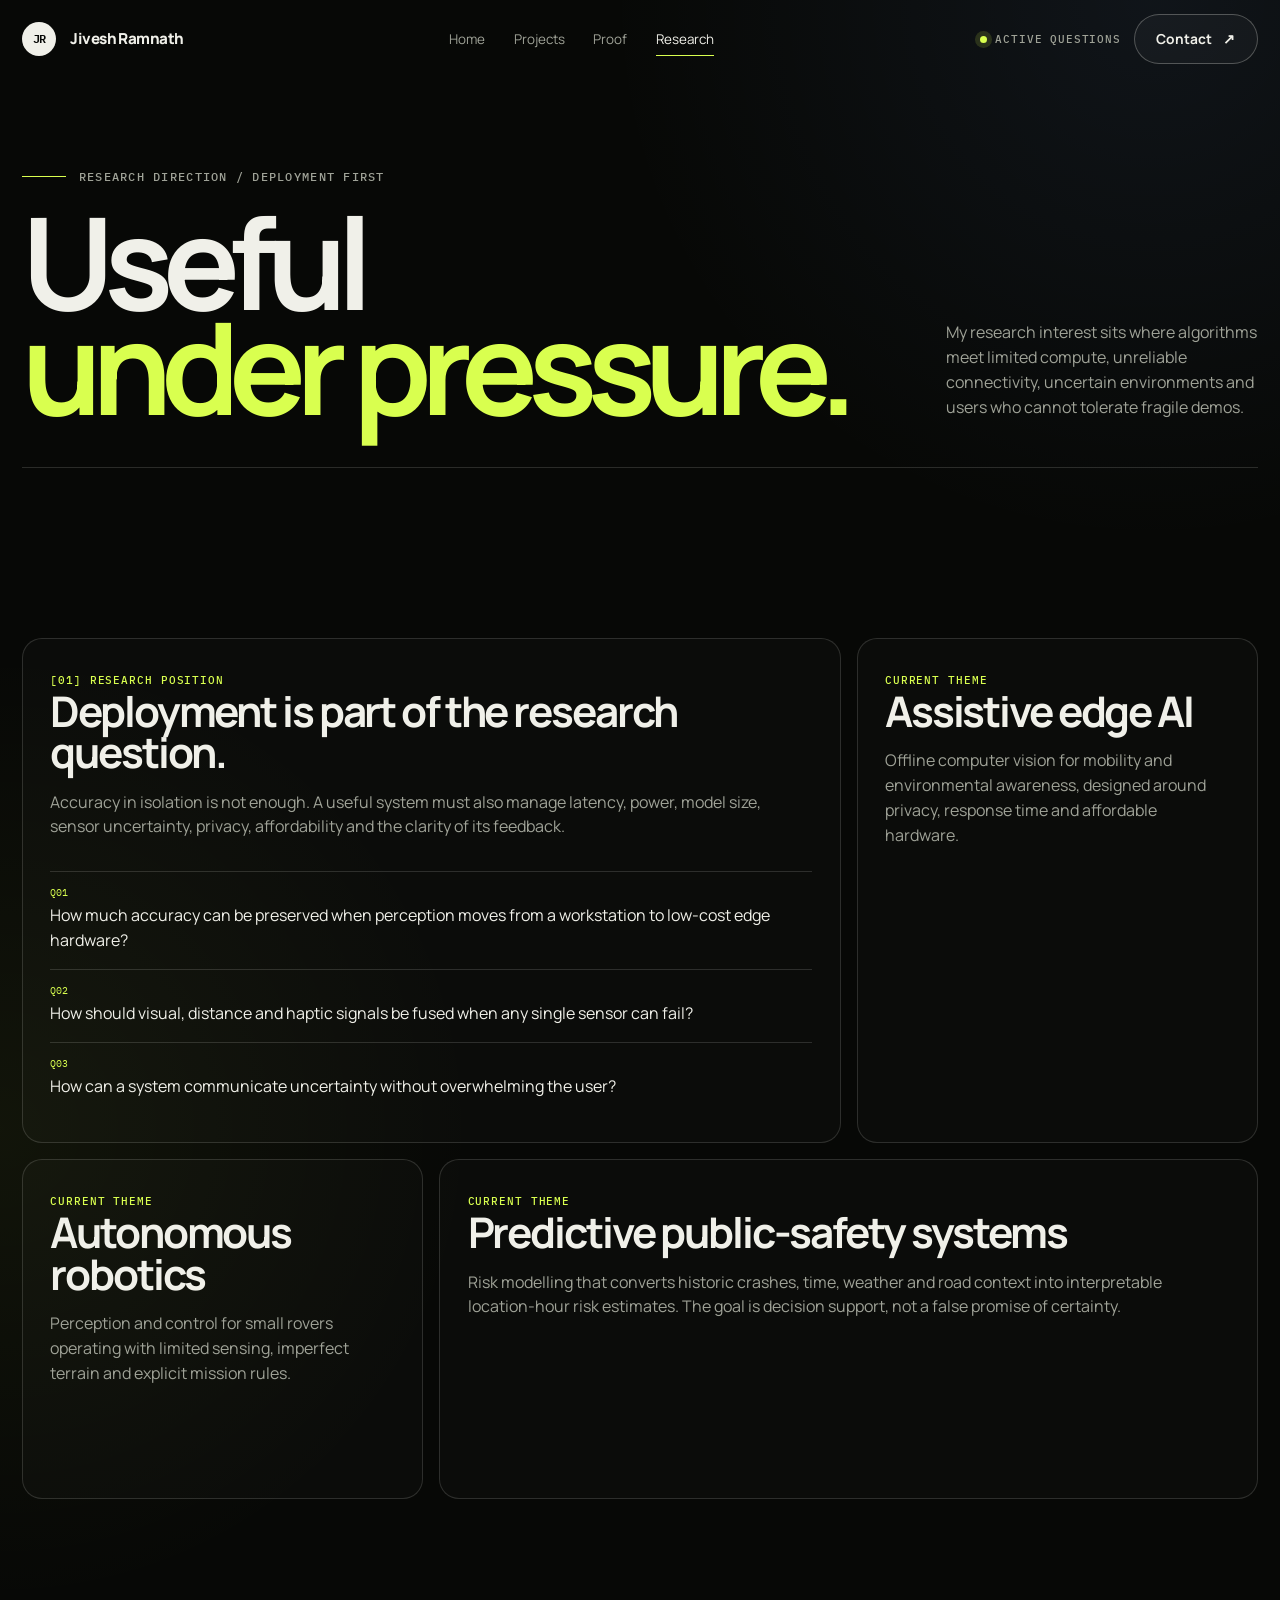
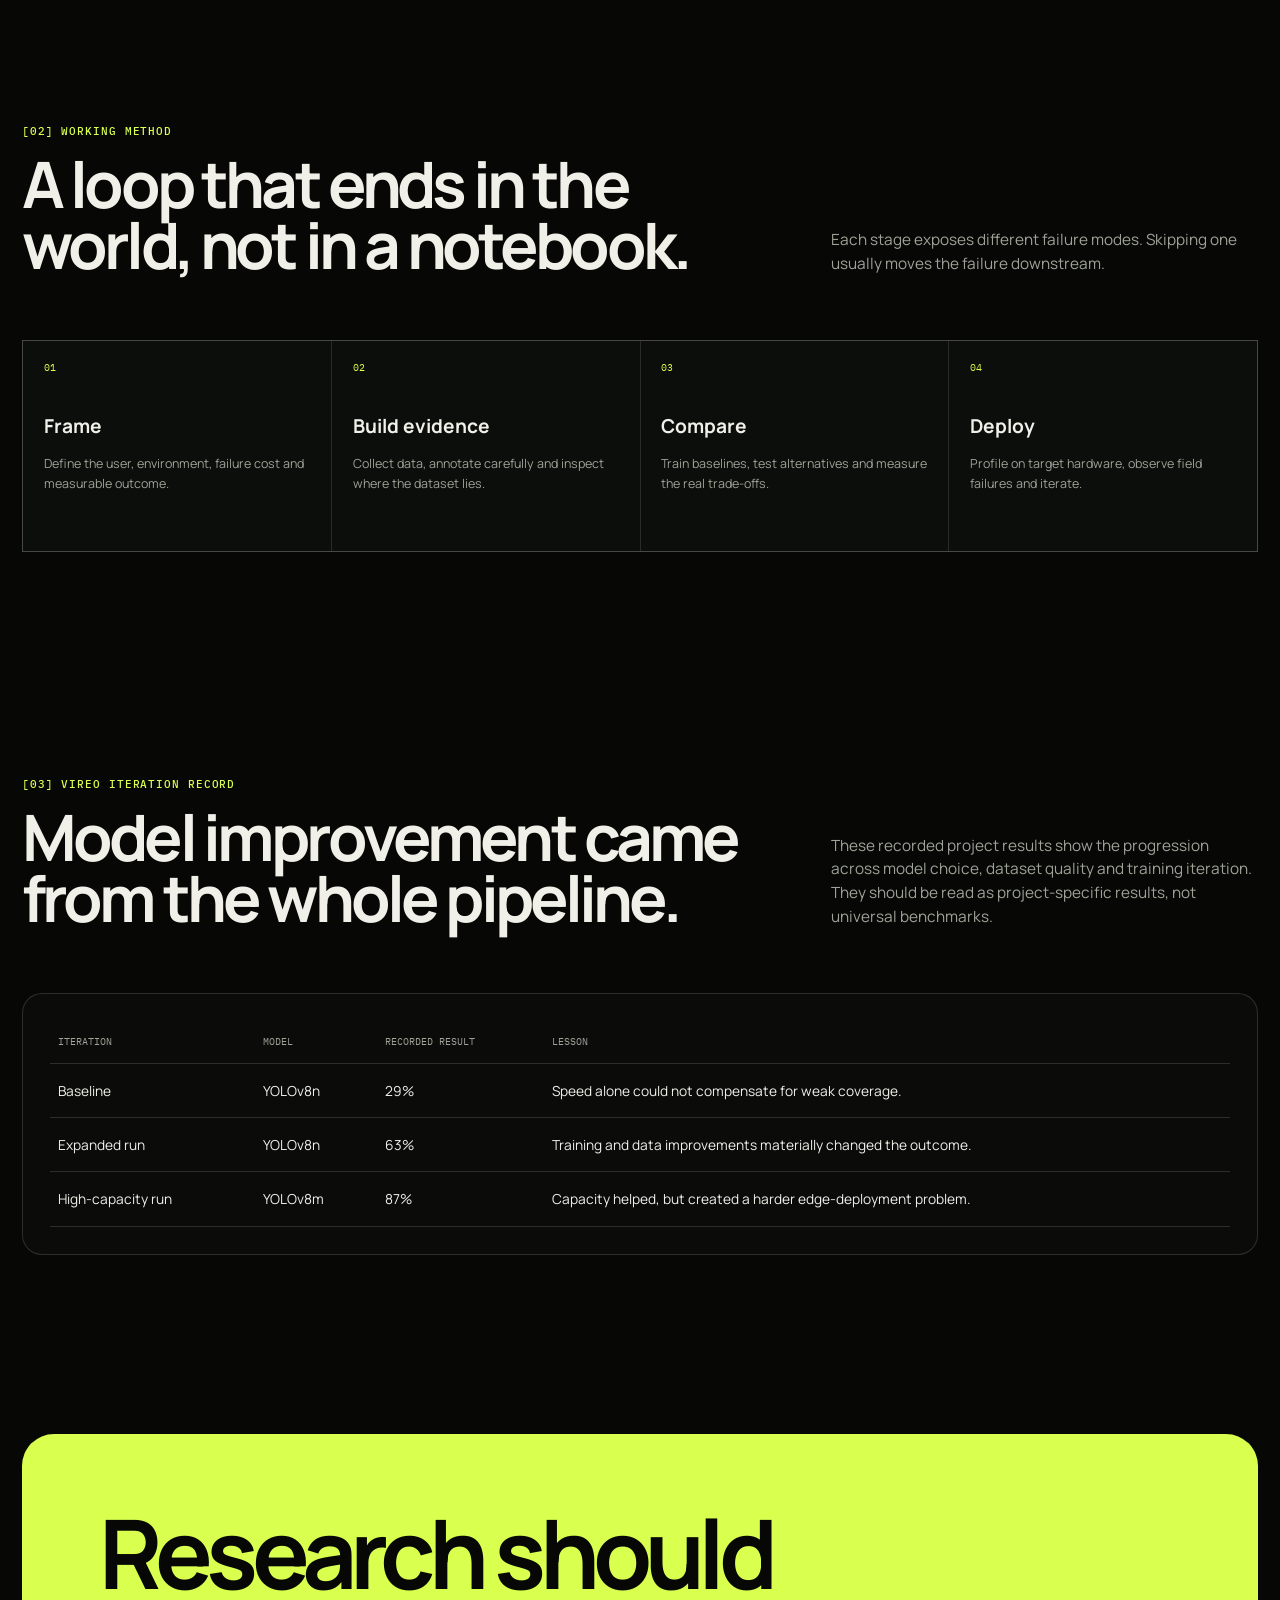
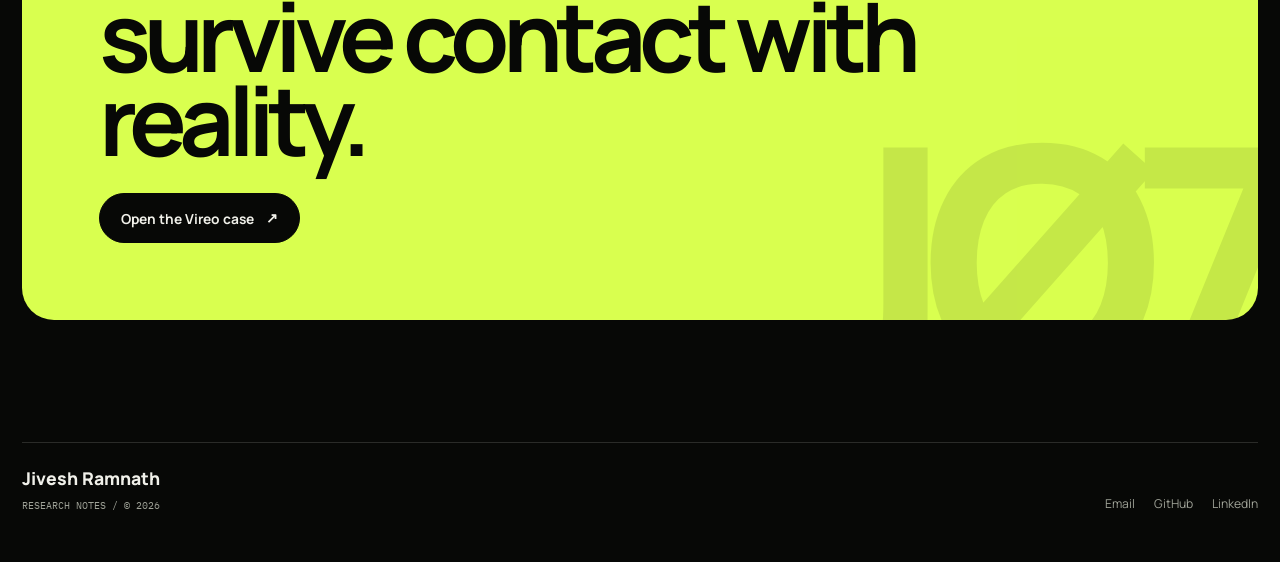
<file: research.html>
<!doctype html>
<html lang="en">
<head>
  <meta charset="utf-8">
  <meta name="viewport" content="width=device-width, initial-scale=1">
  <meta name="author" content="Jivesh Ramnath">
  <meta name="description" content="Research direction of Jivesh Ramnath across deployable edge AI, assistive technology, autonomous robotics and road-risk modelling.">
  <meta name="theme-color" content="#070806">
  <meta name="color-scheme" content="dark">
  <title>Research — Jivesh Ramnath</title>
  <link rel="icon" href="favicon.svg" type="image/svg+xml">
  <link rel="canonical" href="https://jiveshramnath.co.za/research.html">
  <link rel="me" href="https://github.com/Jivyzn">
  <link rel="me" href="https://www.linkedin.com/in/jivesh-ramnath-724721296">
  <link rel="stylesheet" href="style.css">
  <script type="application/ld+json">
  {
    "@context": "https://schema.org",
    "@graph": [
      {
        "@type": "CollectionPage",
        "@id": "https://jiveshramnath.co.za/research.html#page",
        "url": "https://jiveshramnath.co.za/research.html",
        "name": "Research — Jivesh Ramnath",
        "description": "Research direction of Jivesh Ramnath across deployable edge AI, assistive technology, autonomous robotics and road-risk modelling.",
        "dateModified": "2026-07-12",
        "isPartOf": {
          "@id": "https://jiveshramnath.co.za/#website"
        },
        "about": {
          "@id": "https://jiveshramnath.co.za/#person"
        },
        "author": {
          "@id": "https://jiveshramnath.co.za/#person"
        }
      },
      {
        "@type": "Person",
        "@id": "https://jiveshramnath.co.za/#person",
        "name": "Jivesh Ramnath",
        "url": "https://jiveshramnath.co.za/",
        "sameAs": [
          "https://github.com/Jivyzn",
          "https://www.linkedin.com/in/jivesh-ramnath-724721296"
        ]
      }
    ]
  }
  </script>
  <script src="script.js" defer></script>
</head>
<body>
  <a class="skip-link" href="#main">Skip to content</a>
  <canvas class="noise-canvas" data-ambient-canvas aria-hidden="true"></canvas>
  <div class="scroll-progress" data-scroll-progress aria-hidden="true"></div>

  <header class="site-header">
    <nav class="navbar" aria-label="Primary navigation">
      <a class="brand" href="index.html"><span class="brand-mark">JR</span><span>Jivesh Ramnath</span></a>
      <div class="nav-links"><a href="index.html" data-nav-link>Home</a><a href="projects.html" data-nav-link>Projects</a><a href="achievements.html" data-nav-link>Proof</a><a href="research.html" data-nav-link>Research</a></div>
      <div class="nav-right"><span class="nav-status"><span class="status-dot"></span> Active questions</span><a class="button ghost" href="mailto:jivyzn@gmail.com">Contact</a><button class="menu-toggle" type="button" aria-label="Toggle navigation" aria-expanded="false" data-menu-toggle>☰</button></div>
    </nav>
    <div class="mobile-panel" data-mobile-panel><a href="index.html" data-nav-link data-close-panel>Home</a><a href="projects.html" data-nav-link data-close-panel>Projects</a><a href="achievements.html" data-nav-link data-close-panel>Proof</a><a href="research.html" data-nav-link data-close-panel>Research</a><a href="mailto:jivyzn@gmail.com" data-close-panel>Contact</a></div>
  </header>

  <main id="main">
    <section class="page-hero">
      <div class="container">
        <div class="page-hero-grid">
          <div><div class="kicker reveal">Research direction / deployment first</div><h1 class="page-title reveal">Useful<br><span class="acid">under pressure.</span></h1></div>
          <p class="page-deck reveal">My research interest sits where algorithms meet limited compute, unreliable connectivity, uncertain environments and users who cannot tolerate fragile demos.</p>
        </div>
        <div class="page-rule"></div>
      </div>
    </section>

    <section class="section compact">
      <div class="container research-grid">
        <article class="research-card wide reveal">
          <span class="section-index">[01] RESEARCH POSITION</span>
          <h2>Deployment is part of the research question.</h2>
          <p>Accuracy in isolation is not enough. A useful system must also manage latency, power, model size, sensor uncertainty, privacy, affordability and the clarity of its feedback.</p>
          <ul class="question-list">
            <li><span>Q01</span>How much accuracy can be preserved when perception moves from a workstation to low-cost edge hardware?</li>
            <li><span>Q02</span>How should visual, distance and haptic signals be fused when any single sensor can fail?</li>
            <li><span>Q03</span>How can a system communicate uncertainty without overwhelming the user?</li>
          </ul>
        </article>
        <article class="research-card reveal">
          <span class="section-index">CURRENT THEME</span>
          <h2>Assistive edge AI</h2>
          <p>Offline computer vision for mobility and environmental awareness, designed around privacy, response time and affordable hardware.</p>
        </article>
        <article class="research-card reveal">
          <span class="section-index">CURRENT THEME</span>
          <h2>Autonomous robotics</h2>
          <p>Perception and control for small rovers operating with limited sensing, imperfect terrain and explicit mission rules.</p>
        </article>
        <article class="research-card wide reveal">
          <span class="section-index">CURRENT THEME</span>
          <h2>Predictive public-safety systems</h2>
          <p>Risk modelling that converts historic crashes, time, weather and road context into interpretable location-hour risk estimates. The goal is decision support, not a false promise of certainty.</p>
        </article>
      </div>
    </section>

    <section class="section">
      <div class="container">
        <div class="section-head reveal">
          <div><span class="section-index">[02] WORKING METHOD</span><h2 class="section-title">A loop that ends in the world, not in a notebook.</h2></div>
          <p class="section-intro">Each stage exposes different failure modes. Skipping one usually moves the failure downstream.</p>
        </div>
        <div class="method-flow reveal">
          <div class="method-step"><b>01</b><strong>Frame</strong><p>Define the user, environment, failure cost and measurable outcome.</p></div>
          <div class="method-step"><b>02</b><strong>Build evidence</strong><p>Collect data, annotate carefully and inspect where the dataset lies.</p></div>
          <div class="method-step"><b>03</b><strong>Compare</strong><p>Train baselines, test alternatives and measure the real trade-offs.</p></div>
          <div class="method-step"><b>04</b><strong>Deploy</strong><p>Profile on target hardware, observe field failures and iterate.</p></div>
        </div>
      </div>
    </section>

    <section class="section compact">
      <div class="container">
        <div class="section-head reveal">
          <div><span class="section-index">[03] VIREO ITERATION RECORD</span><h2 class="section-title">Model improvement came from the whole pipeline.</h2></div>
          <p class="section-intro">These recorded project results show the progression across model choice, dataset quality and training iteration. They should be read as project-specific results, not universal benchmarks.</p>
        </div>
        <div class="research-card wide reveal" style="min-height:auto; max-width:none;">
          <table class="benchmark-table">
            <thead><tr><th>Iteration</th><th>Model</th><th>Recorded result</th><th>Lesson</th></tr></thead>
            <tbody>
              <tr><td>Baseline</td><td>YOLOv8n</td><td>29%</td><td>Speed alone could not compensate for weak coverage.</td></tr>
              <tr><td>Expanded run</td><td>YOLOv8n</td><td>63%</td><td>Training and data improvements materially changed the outcome.</td></tr>
              <tr><td>High-capacity run</td><td>YOLOv8m</td><td>87%</td><td>Capacity helped, but created a harder edge-deployment problem.</td></tr>
            </tbody>
          </table>
        </div>
      </div>
    </section>

    <section class="section compact"><div class="container"><div class="contact-panel reveal"><h2>Research should survive contact with reality.</h2><a class="button" href="vireo.html">Open the Vireo case</a></div></div></section>
  </main>

  <footer class="site-footer"><div class="container footer-grid"><div><div class="footer-name">Jivesh Ramnath</div><div class="footer-meta">Research notes / © <span data-year></span></div></div><div class="footer-links"><a href="mailto:jivyzn@gmail.com">Email</a><a href="https://github.com/Jivyzn" target="_blank" rel="me noopener noreferrer">GitHub</a><a href="https://www.linkedin.com/in/jivesh-ramnath-724721296" target="_blank" rel="me noopener noreferrer">LinkedIn</a></div></div></footer>
</body>
</html>
</file>
<file: style.css>
@import url('https://fonts.googleapis.com/css2?family=IBM+Plex+Mono:wght@400;500;600&family=Manrope:wght@400;500;600;700;800&display=swap');

:root {
  --ink: #070806;
  --ink-2: #0c0e0b;
  --panel: rgba(18, 20, 16, 0.76);
  --paper: #f0f0e9;
  --muted: #9fa297;
  --line: rgba(240, 240, 233, 0.15);
  --line-strong: rgba(240, 240, 233, 0.28);
  --acid: #d9ff4f;
  --acid-soft: rgba(217, 255, 79, 0.14);
  --orange: #ff7a45;
  --blue: #79a7ff;
  --radius: 22px;
  --container: min(1240px, calc(100vw - 44px));
  --ease: cubic-bezier(.22, 1, .36, 1);
}

* { box-sizing: border-box; }
html { scroll-behavior: smooth; background: var(--ink); }
body {
  margin: 0;
  min-width: 320px;
  color: var(--paper);
  background:
    radial-gradient(circle at 90% 0%, rgba(121, 167, 255, .08), transparent 34rem),
    radial-gradient(circle at 0% 30%, rgba(217, 255, 79, .05), transparent 30rem),
    var(--ink);
  font-family: "Manrope", sans-serif;
  line-height: 1.55;
  overflow-x: hidden;
}

body::before {
  content: "";
  position: fixed;
  inset: 0;
  z-index: -1;
  opacity: .23;
  pointer-events: none;
  background-image: url("data:image/svg+xml,%3Csvg viewBox='0 0 160 160' xmlns='http://www.w3.org/2000/svg'%3E%3Cfilter id='n'%3E%3CfeTurbulence type='fractalNoise' baseFrequency='.9' numOctaves='4' stitchTiles='stitch'/%3E%3C/filter%3E%3Crect width='100%25' height='100%25' filter='url(%23n)' opacity='.13'/%3E%3C/svg%3E");
}

::selection { background: var(--acid); color: var(--ink); }
a { color: inherit; text-decoration: none; }
img { max-width: 100%; display: block; }
button, input { font: inherit; }
button { color: inherit; }

.skip-link {
  position: fixed;
  left: 1rem;
  top: -5rem;
  z-index: 1000;
  padding: .7rem 1rem;
  background: var(--acid);
  color: var(--ink);
  border-radius: 999px;
  transition: top .2s ease;
}
.skip-link:focus { top: 1rem; }

.noise-canvas {
  position: fixed;
  inset: 0;
  z-index: -2;
  width: 100%;
  height: 100%;
  opacity: .55;
  pointer-events: none;
}

.container { width: var(--container); margin-inline: auto; }
.mono {
  font-family: "IBM Plex Mono", monospace;
  letter-spacing: .08em;
  text-transform: uppercase;
}
.muted { color: var(--muted); }
.acid { color: var(--acid); }

.site-header {
  position: fixed;
  inset: 0 0 auto;
  z-index: 100;
  border-bottom: 1px solid transparent;
  transition: background .25s ease, border-color .25s ease, transform .25s ease;
}
.site-header.scrolled {
  background: rgba(7, 8, 6, .78);
  border-color: var(--line);
  backdrop-filter: blur(18px);
}
.navbar {
  width: var(--container);
  height: 78px;
  margin-inline: auto;
  display: grid;
  grid-template-columns: auto 1fr auto;
  align-items: center;
  gap: 2rem;
}
.brand {
  display: inline-flex;
  align-items: center;
  gap: .9rem;
  font-weight: 800;
  letter-spacing: -.035em;
}
.brand-mark {
  width: 34px;
  aspect-ratio: 1;
  display: grid;
  place-items: center;
  background: var(--paper);
  color: var(--ink);
  border-radius: 50%;
  font: 600 .72rem/1 "IBM Plex Mono", monospace;
}
.brand span:last-child { font-size: .95rem; }
.nav-links {
  justify-self: center;
  display: flex;
  gap: 1.8rem;
  color: var(--muted);
  font-size: .84rem;
}
.nav-links a {
  position: relative;
  padding: .4rem 0;
  transition: color .2s ease;
}
.nav-links a::after {
  content: "";
  position: absolute;
  left: 0;
  right: 100%;
  bottom: 0;
  height: 1px;
  background: var(--acid);
  transition: right .25s var(--ease);
}
.nav-links a:hover,
.nav-links a.active { color: var(--paper); }
.nav-links a:hover::after,
.nav-links a.active::after { right: 0; }
.nav-right { display: flex; align-items: center; gap: .8rem; }
.nav-status {
  display: inline-flex;
  align-items: center;
  gap: .55rem;
  color: var(--muted);
  font: 500 .66rem/1 "IBM Plex Mono", monospace;
  letter-spacing: .08em;
  text-transform: uppercase;
}
.status-dot {
  width: 7px;
  height: 7px;
  background: var(--acid);
  border-radius: 50%;
  box-shadow: 0 0 0 5px var(--acid-soft);
}
.menu-toggle {
  display: none;
  width: 42px;
  height: 42px;
  border: 1px solid var(--line);
  border-radius: 50%;
  background: transparent;
  cursor: pointer;
}
.mobile-panel {
  display: none;
  position: fixed;
  inset: 78px 14px auto;
  padding: 1rem;
  border: 1px solid var(--line);
  border-radius: 18px;
  background: rgba(10, 11, 9, .96);
  backdrop-filter: blur(22px);
}
.mobile-panel.open { display: grid; }
.mobile-panel a {
  padding: .95rem 1rem;
  border-bottom: 1px solid var(--line);
}
.mobile-panel a:last-child { border-bottom: 0; }

.scroll-progress {
  position: fixed;
  z-index: 120;
  left: 0;
  top: 0;
  width: 100%;
  height: 2px;
  transform-origin: left;
  transform: scaleX(0);
  background: var(--acid);
}

main { position: relative; }
.hero {
  min-height: 100svh;
  display: grid;
  align-items: end;
  padding: 150px 0 60px;
}
.hero-grid {
  display: grid;
  grid-template-columns: minmax(0, 1.25fr) minmax(320px, .75fr);
  gap: clamp(2rem, 6vw, 6rem);
  align-items: end;
}
.kicker {
  display: flex;
  align-items: center;
  gap: .8rem;
  margin-bottom: 1.6rem;
  color: var(--muted);
  font: 500 .72rem/1.2 "IBM Plex Mono", monospace;
  letter-spacing: .11em;
  text-transform: uppercase;
}
.kicker::before { content: ""; width: 44px; height: 1px; background: var(--acid); }
.display-title {
  max-width: 930px;
  margin: 0;
  font-size: clamp(3.8rem, 8.2vw, 8.8rem);
  line-height: .87;
  letter-spacing: -.075em;
  font-weight: 700;
}
.display-title .line { display: block; overflow: hidden; }
.display-title .line > span { display: inline-block; }
.display-title em {
  color: var(--acid);
  font-style: normal;
  font-weight: 500;
}
.hero-copy {
  max-width: 640px;
  margin: 2rem 0 0;
  color: #c5c7bd;
  font-size: clamp(1rem, 1.4vw, 1.24rem);
}
.hero-actions { display: flex; flex-wrap: wrap; gap: .8rem; margin-top: 2rem; }
.button {
  position: relative;
  display: inline-flex;
  align-items: center;
  justify-content: center;
  gap: .7rem;
  min-height: 50px;
  padding: 0 1.35rem;
  overflow: hidden;
  border: 1px solid var(--line-strong);
  border-radius: 999px;
  font-size: .86rem;
  font-weight: 700;
  transition: transform .2s ease, border-color .2s ease, background .2s ease, color .2s ease;
}
.button::after { content: "↗"; font-size: .9rem; }
.button:hover { transform: translateY(-2px); border-color: var(--paper); }
.button.primary { background: var(--acid); color: var(--ink); border-color: var(--acid); }
.button.ghost { background: rgba(255,255,255,.03); }

.hero-portrait {
  position: relative;
  min-height: 470px;
  border: 1px solid var(--line);
  border-radius: 44% 44% 20px 20px;
  overflow: hidden;
  background: #121410;
  isolation: isolate;
}
.hero-portrait::before {
  content: "";
  position: absolute;
  inset: 0;
  z-index: 1;
  background: linear-gradient(180deg, transparent 46%, rgba(7,8,6,.2) 70%, rgba(7,8,6,.93));
}
.hero-portrait img {
  width: 100%;
  height: 100%;
  min-height: 470px;
  object-fit: cover;
  object-position: 100% 48%;
  transform: scale(1.13);
  transform-origin: right center;
  filter: saturate(.86) contrast(1.05);
}
.portrait-caption {
  position: absolute;
  z-index: 2;
  left: 1.4rem;
  right: 1.4rem;
  bottom: 1.25rem;
  display: flex;
  align-items: end;
  justify-content: space-between;
  gap: 1rem;
}
.portrait-caption strong { display: block; font-size: 1.1rem; }
.portrait-caption span { color: var(--muted); font-size: .76rem; }
.orbit-label {
  position: absolute;
  z-index: 3;
  right: -8px;
  top: 12%;
  width: 86px;
  aspect-ratio: 1;
  display: grid;
  place-items: center;
  border-radius: 50%;
  background: var(--acid);
  color: var(--ink);
  font: 600 .66rem/1.2 "IBM Plex Mono", monospace;
  text-align: center;
  transform: rotate(8deg);
}
.hero-foot {
  display: grid;
  grid-template-columns: 1fr auto;
  gap: 2rem;
  align-items: end;
  margin-top: clamp(3rem, 8vw, 7rem);
  padding-top: 1.2rem;
  border-top: 1px solid var(--line);
}
.hero-foot p { max-width: 500px; margin: 0; color: var(--muted); font-size: .84rem; }
.scroll-cue { color: var(--muted); font: 500 .67rem/1 "IBM Plex Mono", monospace; text-transform: uppercase; letter-spacing: .1em; }
.scroll-cue::after { content: "↓"; margin-left: .8rem; color: var(--acid); }

.signal-strip {
  overflow: hidden;
  border-block: 1px solid var(--line);
  background: rgba(255,255,255,.015);
}
.signal-track {
  width: max-content;
  display: flex;
  gap: 3.5rem;
  padding: .9rem 0;
  animation: ticker 24s linear infinite;
  font: 500 .68rem/1 "IBM Plex Mono", monospace;
  letter-spacing: .1em;
  text-transform: uppercase;
  color: var(--muted);
}
.signal-track span::before { content: "✦"; color: var(--acid); margin-right: 3.5rem; }
@keyframes ticker { to { transform: translateX(-50%); } }

.section { padding: clamp(80px, 10vw, 150px) 0; }
.section.compact { padding-block: clamp(56px, 7vw, 90px); }
.section-head {
  display: grid;
  grid-template-columns: minmax(0, 1fr) minmax(260px, .55fr);
  gap: 2rem;
  align-items: end;
  margin-bottom: clamp(2.2rem, 5vw, 4.5rem);
}
.section-index {
  color: var(--acid);
  font: 500 .7rem/1 "IBM Plex Mono", monospace;
  letter-spacing: .08em;
}
.section-title {
  margin: .8rem 0 0;
  max-width: 850px;
  font-size: clamp(2.6rem, 5vw, 5.8rem);
  line-height: .95;
  letter-spacing: -.06em;
}
.section-intro { margin: 0; color: var(--muted); font-size: .96rem; }

.project-stack { border-top: 1px solid var(--line); }
.project-row {
  position: relative;
  display: grid;
  grid-template-columns: 90px minmax(0, 1fr) minmax(220px, .42fr) auto 34px;
  gap: 2rem;
  align-items: center;
  min-height: 190px;
  padding: 2rem 0;
  border-bottom: 1px solid var(--line);
  transition: padding .35s var(--ease), color .2s ease;
}
.project-row::before {
  content: "";
  position: absolute;
  inset: 0 calc(50% - 50vw);
  z-index: -1;
  background: var(--paper);
  transform: scaleY(0);
  transform-origin: bottom;
  transition: transform .35s var(--ease);
}
.project-row:hover { color: var(--ink); padding-inline: 1rem; }
.project-row:hover::before { transform: scaleY(1); }
.project-number { font: 500 .66rem/1 "IBM Plex Mono", monospace; color: var(--muted); }
.project-row:hover .project-number,
.project-row:hover .project-summary,
.project-row:hover .project-tags { color: #505348; }
.project-name {
  margin: 0;
  font-size: clamp(2rem, 4.4vw, 5rem);
  line-height: .95;
  letter-spacing: -.055em;
}
.project-name small {
  display: block;
  margin-top: .7rem;
  color: var(--muted);
  font: 500 .66rem/1.2 "IBM Plex Mono", monospace;
  letter-spacing: .08em;
  text-transform: uppercase;
}
.project-summary { margin: 0; color: #b8bbb0; font-size: .9rem; }
.project-tags { display: flex; flex-direction: column; gap: .4rem; color: var(--muted); font: 500 .62rem/1.2 "IBM Plex Mono", monospace; text-transform: uppercase; letter-spacing: .07em; }
.project-arrow { font-size: 1.4rem; }
.wormhole-letter {
  display: inline-grid;
  place-items: center;
  min-width: .75em;
  color: var(--acid);
  cursor: pointer;
  border-radius: 50%;
  transition: transform .35s var(--ease), filter .35s ease;
}
.wormhole-letter:hover,
.wormhole-letter:focus-visible {
  transform: rotate(145deg) scale(1.2);
  filter: drop-shadow(0 0 12px rgba(217,255,79,.75));
  outline: none;
}
.project-row:hover .wormhole-letter { color: #50610c; }

.capability-grid { display: grid; grid-template-columns: 1.1fr .9fr; gap: 1px; background: var(--line); border: 1px solid var(--line); }
.capability-panel { min-height: 420px; padding: clamp(1.5rem, 4vw, 3.5rem); background: var(--ink-2); }
.capability-panel h3 { margin: 0 0 2rem; font-size: clamp(1.7rem, 3vw, 3.4rem); letter-spacing: -.05em; }
.stack-list { display: grid; gap: 0; }
.stack-item {
  display: grid;
  grid-template-columns: 1fr auto;
  gap: 1rem;
  padding: 1rem 0;
  border-bottom: 1px solid var(--line);
}
.stack-item span:first-child { font-weight: 700; }
.stack-item span:last-child { color: var(--muted); font: .67rem/1.2 "IBM Plex Mono", monospace; text-transform: uppercase; }
.capability-visual { position: relative; display: grid; place-items: center; overflow: hidden; }
.system-orbit { position: relative; width: min(80%, 420px); aspect-ratio: 1; }
.system-orbit::before,
.system-orbit::after {
  content: "";
  position: absolute;
  inset: 12%;
  border: 1px solid var(--line-strong);
  border-radius: 50%;
  animation: spin 18s linear infinite;
}
.system-orbit::after { inset: 25%; animation-direction: reverse; animation-duration: 12s; }
.system-core {
  position: absolute;
  inset: 39%;
  display: grid;
  place-items: center;
  border-radius: 50%;
  background: var(--acid);
  color: var(--ink);
  font: 700 .7rem/1 "IBM Plex Mono", monospace;
  box-shadow: 0 0 80px rgba(217,255,79,.15);
}
.orbit-node { position: absolute; padding: .55rem .7rem; border: 1px solid var(--line); border-radius: 999px; background: var(--ink); font: .58rem/1 "IBM Plex Mono", monospace; text-transform: uppercase; }
.orbit-node:nth-child(2) { top: 5%; left: 35%; }
.orbit-node:nth-child(3) { right: 2%; top: 44%; }
.orbit-node:nth-child(4) { bottom: 8%; left: 31%; }
.orbit-node:nth-child(5) { left: 0; top: 46%; }
@keyframes spin { to { transform: rotate(360deg); } }

.proof-grid { display: grid; grid-template-columns: repeat(4, 1fr); gap: 1rem; }
.proof-card {
  min-height: 230px;
  padding: 1.3rem;
  display: flex;
  flex-direction: column;
  justify-content: space-between;
  border: 1px solid var(--line);
  border-radius: var(--radius);
  background: rgba(255,255,255,.018);
  transition: transform .3s var(--ease), border-color .3s ease;
}
.proof-card:hover { transform: translateY(-8px); border-color: var(--line-strong); }
.proof-card .proof-year { color: var(--muted); font: .65rem/1 "IBM Plex Mono", monospace; }
.proof-card strong { font-size: clamp(1.25rem, 2vw, 2rem); line-height: 1.05; letter-spacing: -.04em; }
.proof-card p { margin: .7rem 0 0; color: var(--muted); font-size: .82rem; }

.contact-panel {
  position: relative;
  overflow: hidden;
  padding: clamp(2rem, 6vw, 6rem);
  border-radius: 32px;
  background: var(--acid);
  color: var(--ink);
}
.contact-panel::after {
  content: "JØ7";
  position: absolute;
  right: -1rem;
  bottom: -4rem;
  font-size: clamp(9rem, 25vw, 24rem);
  line-height: .8;
  font-weight: 800;
  letter-spacing: -.1em;
  opacity: .09;
}
.contact-panel h2 { position: relative; z-index: 1; max-width: 900px; margin: 0; font-size: clamp(3rem, 7.5vw, 8rem); line-height: .87; letter-spacing: -.07em; }
.contact-panel .button { position: relative; z-index: 1; margin-top: 2rem; background: var(--ink); color: var(--paper); border-color: var(--ink); }

.page-hero { padding: 170px 0 80px; }
.page-hero-grid { display: grid; grid-template-columns: minmax(0, 1fr) minmax(260px, .35fr); gap: 2rem; align-items: end; }
.page-title { margin: 0; font-size: clamp(4rem, 10vw, 10rem); line-height: .82; letter-spacing: -.08em; }
.page-deck { margin: 0; color: var(--muted); font-size: 1rem; }
.page-rule { margin-top: 3rem; height: 1px; background: var(--line); }

.filter-row { display: flex; flex-wrap: wrap; gap: .6rem; margin-bottom: 2rem; }
.filter-button {
  padding: .65rem 1rem;
  border: 1px solid var(--line);
  border-radius: 999px;
  background: transparent;
  cursor: pointer;
  color: var(--muted);
  font: 500 .63rem/1 "IBM Plex Mono", monospace;
  text-transform: uppercase;
  letter-spacing: .07em;
}
.filter-button:hover,
.filter-button.active { color: var(--ink); background: var(--paper); border-color: var(--paper); }
.archive-grid { display: grid; grid-template-columns: repeat(12, 1fr); gap: 1rem; }
.archive-card {
  grid-column: span 6;
  position: relative;
  min-height: 420px;
  padding: clamp(1.4rem, 3vw, 2.5rem);
  display: flex;
  flex-direction: column;
  justify-content: space-between;
  overflow: hidden;
  border: 1px solid var(--line);
  border-radius: 24px;
  background: rgba(255,255,255,.018);
  transition: transform .35s var(--ease), border-color .3s ease;
  transform-style: preserve-3d;
}
.archive-card:nth-child(3n) { grid-column: span 7; }
.archive-card:nth-child(4n) { grid-column: span 5; }
.archive-card[hidden] { display: none; }
.archive-card:hover { border-color: var(--line-strong); }
.card-top { display: flex; justify-content: space-between; align-items: start; gap: 1rem; }
.card-index { color: var(--muted); font: .64rem/1 "IBM Plex Mono", monospace; }
.card-status { padding: .45rem .6rem; border: 1px solid var(--line); border-radius: 999px; color: var(--muted); font: .57rem/1 "IBM Plex Mono", monospace; text-transform: uppercase; }
.archive-card h2 { margin: 2rem 0 .8rem; font-size: clamp(2rem, 4vw, 4.5rem); line-height: .9; letter-spacing: -.06em; }
.archive-card p { max-width: 540px; margin: 0; color: var(--muted); }
.card-tags { display: flex; flex-wrap: wrap; gap: .45rem; margin-top: 2rem; }
.card-tags span { padding: .45rem .6rem; border: 1px solid var(--line); border-radius: 999px; color: #bfc2b7; font: .57rem/1 "IBM Plex Mono", monospace; text-transform: uppercase; }
.card-graphic { position: absolute; right: -8%; bottom: -14%; width: 48%; aspect-ratio: 1; opacity: .16; pointer-events: none; }
.card-graphic.rings { border: 1px solid currentColor; border-radius: 50%; box-shadow: 0 0 0 30px transparent, 0 0 0 31px currentColor, 0 0 0 65px transparent, 0 0 0 66px currentColor; }
.card-graphic.gridline { background-image: linear-gradient(currentColor 1px, transparent 1px), linear-gradient(90deg, currentColor 1px, transparent 1px); background-size: 22px 22px; transform: rotate(14deg); }
.card-graphic.wave { width: 54%; height: 38%; aspect-ratio: auto; background: repeating-radial-gradient(ellipse at 0 50%, transparent 0 18px, currentColor 19px 20px); }

.timeline-shell { display: grid; grid-template-columns: .35fr 1fr; gap: clamp(2rem, 7vw, 7rem); }
.timeline-aside { position: sticky; top: 120px; height: fit-content; }
.timeline-aside h2 { margin: 0; font-size: clamp(2rem, 4vw, 4.5rem); line-height: .94; letter-spacing: -.055em; }
.timeline-list { border-top: 1px solid var(--line); }
.timeline-entry { display: grid; grid-template-columns: 110px 1fr; gap: 2rem; padding: 2rem 0; border-bottom: 1px solid var(--line); }
.timeline-entry time { color: var(--acid); font: .65rem/1.2 "IBM Plex Mono", monospace; }
.timeline-entry h3 { margin: 0; font-size: clamp(1.3rem, 2.4vw, 2.35rem); line-height: 1.03; letter-spacing: -.045em; }
.timeline-entry p { margin: .7rem 0 0; color: var(--muted); }
.timeline-entry .label { display: inline-block; margin-bottom: .7rem; color: var(--muted); font: .6rem/1 "IBM Plex Mono", monospace; text-transform: uppercase; letter-spacing: .08em; }

.metric-band { display: grid; grid-template-columns: repeat(4, 1fr); border: 1px solid var(--line); }
.metric-cell { padding: 1.5rem; min-height: 180px; border-right: 1px solid var(--line); }
.metric-cell:last-child { border-right: 0; }
.metric-cell strong { display: block; font-size: clamp(2.7rem, 5vw, 5rem); line-height: 1; letter-spacing: -.07em; }
.metric-cell span { display: block; max-width: 180px; margin-top: 1rem; color: var(--muted); font-size: .75rem; }

.research-grid { display: grid; grid-template-columns: repeat(12, 1fr); gap: 1rem; }
.research-card { grid-column: span 4; min-height: 340px; padding: 1.7rem; border: 1px solid var(--line); border-radius: 20px; background: rgba(255,255,255,.018); }
.research-card.wide { grid-column: span 8; }
.research-card h2 { margin: 0 0 1rem; font-size: clamp(1.7rem, 3.3vw, 3.3rem); line-height: .98; letter-spacing: -.05em; }
.research-card p { color: var(--muted); }
.question-list { margin: 2rem 0 0; padding: 0; list-style: none; }
.question-list li { padding: 1rem 0; border-top: 1px solid var(--line); }
.question-list span { display: block; margin-bottom: .35rem; color: var(--acid); font: .6rem/1 "IBM Plex Mono", monospace; }
.method-flow { display: grid; grid-template-columns: repeat(4, 1fr); gap: 1px; background: var(--line); border: 1px solid var(--line); }
.method-step { min-height: 210px; padding: 1.3rem; background: var(--ink-2); }
.method-step b { display: block; color: var(--acid); font: .65rem/1 "IBM Plex Mono", monospace; }
.method-step strong { display: block; margin-top: 2.5rem; font-size: 1.2rem; }
.method-step p { color: var(--muted); font-size: .78rem; }
.benchmark-table { width: 100%; border-collapse: collapse; }
.benchmark-table th,
.benchmark-table td { padding: 1rem .5rem; text-align: left; border-bottom: 1px solid var(--line); }
.benchmark-table th { color: var(--muted); font: .61rem/1 "IBM Plex Mono", monospace; text-transform: uppercase; }
.benchmark-table td { font-size: .86rem; }

.site-footer { padding: 2rem 0 3rem; }
.footer-grid { display: grid; grid-template-columns: 1fr auto; gap: 2rem; align-items: end; padding-top: 1.4rem; border-top: 1px solid var(--line); }
.footer-name { font-size: 1.1rem; font-weight: 800; }
.footer-meta { margin-top: .4rem; color: var(--muted); font: .62rem/1.5 "IBM Plex Mono", monospace; text-transform: uppercase; }
.footer-links { display: flex; flex-wrap: wrap; justify-content: end; gap: 1.2rem; color: var(--muted); font-size: .76rem; }
.footer-links a:hover { color: var(--paper); }

.reveal { opacity: 0; transform: translateY(28px); transition: opacity .8s var(--ease), transform .8s var(--ease); }
.reveal.visible { opacity: 1; transform: none; }
.reveal-delay-1 { transition-delay: .08s; }
.reveal-delay-2 { transition-delay: .16s; }

/* VIREO / black-hole experience */
body.vireo-page { background: #000; }
.vireo-header { background: rgba(0,0,0,.28); }
.singularity-hero {
  position: relative;
  min-height: 100svh;
  overflow: hidden;
  display: grid;
  place-items: center;
  background: #000;
}
#blackhole-canvas {
  position: absolute;
  inset: 0;
  width: 100%;
  height: 100%;
  background: #000;
  filter: saturate(1.02) contrast(1.04);
  image-rendering: auto;
}
.singularity-overlay {
  position: relative;
  z-index: 2;
  width: var(--container);
  min-height: 100svh;
  display: flex;
  flex-direction: column;
  justify-content: end;
  padding: 140px 0 50px;
  pointer-events: none;
}
.singularity-overlay::before {
  content: "";
  position: absolute;
  z-index: -1;
  inset: 0 auto 0 -12vw;
  width: min(760px, 72vw);
  background: linear-gradient(90deg, rgba(0,0,0,.82), rgba(0,0,0,.34) 68%, transparent);
  filter: blur(18px);
  opacity: .72;
}
.singularity-overlay a,
.singularity-overlay button,
.singularity-overlay input { pointer-events: auto; }
.singularity-title { margin: 0; font-size: clamp(4rem, 13vw, 13rem); line-height: .78; letter-spacing: -.09em; mix-blend-mode: difference; }
.singularity-title span { color: var(--acid); }
.singularity-copy { max-width: 580px; margin: 1.5rem 0 0; color: #b5b7ad; }
.simulation-hud {
  display: grid;
  grid-template-columns: 1fr auto;
  gap: 1.5rem;
  align-items: end;
  margin-top: 3rem;
  padding-top: 1rem;
  border-top: 1px solid rgba(255,255,255,.22);
}
.hud-readout { display: flex; flex-wrap: wrap; gap: 2rem; font: .6rem/1.5 "IBM Plex Mono", monospace; text-transform: uppercase; letter-spacing: .07em; color: #aeb0a6; }
.hud-readout strong { color: var(--paper); font-weight: 500; }
.hud-controls { display: flex; gap: .6rem; }
.hud-button { padding: .6rem .8rem; border: 1px solid rgba(255,255,255,.25); border-radius: 999px; background: rgba(0,0,0,.4); cursor: pointer; font: .58rem/1 "IBM Plex Mono", monospace; text-transform: uppercase; }
.hud-button:hover { background: var(--paper); color: var(--ink); }
.sim-panel-scrim { display: none; }
.sim-panel {
  position: absolute;
  z-index: 4;
  right: 22px;
  top: 100px;
  width: min(280px, calc(100vw - 44px));
  padding: 1rem;
  border: 1px solid rgba(255,255,255,.18);
  border-radius: 16px;
  background: linear-gradient(145deg, rgba(9,11,15,.72), rgba(0,0,0,.48));
  box-shadow: 0 18px 70px rgba(0,0,0,.32);
  backdrop-filter: blur(18px) saturate(1.15);
  transition: opacity .2s ease, transform .2s ease;
}
.sim-panel.is-hidden { opacity: 0; transform: translateX(30px); pointer-events: none; }
.sim-panel-head {
  display: flex;
  align-items: center;
  justify-content: space-between;
  gap: 1rem;
  margin-bottom: 1rem;
  color: var(--paper);
  font: .6rem/1 "IBM Plex Mono", monospace;
  letter-spacing: .08em;
  text-transform: uppercase;
}
.sim-panel-close {
  display: none;
  padding: .45rem .65rem;
  border: 1px solid rgba(255,255,255,.22);
  border-radius: 999px;
  background: rgba(255,255,255,.06);
  color: var(--paper);
  cursor: pointer;
  font: .56rem/1 "IBM Plex Mono", monospace;
  text-transform: uppercase;
}
.sim-control-stack { display: grid; }
.sim-panel label { display: grid; gap: .55rem; margin-bottom: 1rem; color: #b9bbb1; font: .58rem/1 "IBM Plex Mono", monospace; text-transform: uppercase; }
.sim-panel input[type="range"] { width: 100%; accent-color: var(--acid); }
.sim-note { margin: 0; color: #777a70; font-size: .7rem; }
.vireo-content { background: var(--ink); }
.case-hero { display: grid; grid-template-columns: 1.1fr .9fr; gap: 1px; background: var(--line); border: 1px solid var(--line); }
.case-panel { min-height: 460px; padding: clamp(1.5rem, 5vw, 4rem); background: var(--ink-2); }
.case-panel h2 { margin: 0; font-size: clamp(2.5rem, 5vw, 5.6rem); line-height: .92; letter-spacing: -.06em; }
.case-panel p { max-width: 600px; color: var(--muted); }
.case-diagram { position: relative; display: grid; place-items: center; overflow: hidden; }
.device-shell { width: 58%; aspect-ratio: .7; position: relative; border: 1px solid var(--line-strong); border-radius: 34% 34% 18px 18px; }
.device-shell::before { content: ""; position: absolute; left: 50%; top: 15%; width: 18%; aspect-ratio: 1; transform: translateX(-50%); border: 1px solid var(--acid); border-radius: 50%; box-shadow: 0 0 30px var(--acid-soft); }
.device-shell::after { content: "VIREO / EDGE NODE"; position: absolute; left: 50%; bottom: 10%; transform: translateX(-50%); white-space: nowrap; color: var(--muted); font: .52rem/1 "IBM Plex Mono", monospace; }
.sensor-ray { position: absolute; left: 50%; top: 25%; width: 80%; height: 1px; transform-origin: left; background: linear-gradient(90deg, var(--acid), transparent); opacity: .45; }
.sensor-ray:nth-child(2) { transform: rotate(24deg); }
.sensor-ray:nth-child(3) { transform: rotate(-24deg); }
.case-stats { display: grid; grid-template-columns: repeat(3, 1fr); gap: 1px; background: var(--line); border: 1px solid var(--line); }
.case-stat { padding: 1.5rem; background: var(--ink-2); }
.case-stat strong { display: block; font-size: clamp(2rem, 4vw, 4.2rem); letter-spacing: -.07em; }
.case-stat span { color: var(--muted); font-size: .72rem; }

.error-page { min-height: 100svh; display: grid; place-items: center; text-align: center; }
.error-page h1 { margin: 0; font-size: clamp(6rem, 24vw, 20rem); line-height: .7; letter-spacing: -.1em; color: var(--acid); }
.error-page p { color: var(--muted); }

@media (max-width: 980px) {
  .nav-status { display: none; }
  .hero-grid, .section-head, .page-hero-grid, .case-hero { grid-template-columns: 1fr; }
  .hero-portrait { min-height: 520px; max-width: 720px; }
  .hero-portrait img { object-position: 100% 48%; transform: scale(1.08); }
  .project-row { grid-template-columns: 56px 1fr 34px; }
  .project-name { grid-column: 2; }
  .project-arrow { grid-column: 3; grid-row: 1; }
  .project-summary, .project-tags { grid-column: 2 / -1; }
  .capability-grid { grid-template-columns: 1fr; }
  .proof-grid { grid-template-columns: repeat(2, 1fr); }
  .metric-band { grid-template-columns: repeat(2, 1fr); }
  .metric-cell:nth-child(2) { border-right: 0; }
  .metric-cell:nth-child(-n+2) { border-bottom: 1px solid var(--line); }
  .research-card, .research-card.wide { grid-column: span 6; }
  .method-flow { grid-template-columns: repeat(2, 1fr); }
}

@media (max-width: 760px) {
  :root { --container: min(100% - 28px, 1240px); --radius: 18px; }
  .sim-panel-scrim {
    display: block;
    position: fixed;
    z-index: 80;
    inset: 68px 0 0;
    border: 0;
    background: rgba(0,0,0,.42);
    backdrop-filter: blur(3px);
    opacity: 0;
    visibility: hidden;
    pointer-events: none;
    transition: opacity .2s ease, visibility .2s ease;
  }
  body.vireo-page.sim-controls-open .sim-panel-scrim {
    opacity: 1;
    visibility: visible;
    pointer-events: auto;
  }
  .navbar { height: 68px; }
  .brand span:last-child { display: none; }
  .nav-links, .nav-right .button { display: none; }
  .nav-right { justify-self: end; }
  .menu-toggle { display: grid; place-items: center; }
  .mobile-panel { top: 68px; }
  .hero { padding-top: 110px; }
  .display-title { font-size: clamp(3.5rem, 17vw, 6rem); }
  .hero-portrait, .hero-portrait img { min-height: 390px; }
  .hero-portrait img { object-position: 100% 48%; transform: scale(1.10); }
  .hero-foot { grid-template-columns: 1fr; }
  .scroll-cue { display: none; }
  .section { padding-block: 80px; }
  .section-head { margin-bottom: 2.5rem; }
  .project-row { grid-template-columns: 42px 1fr 28px; gap: .8rem; min-height: 160px; }
  .project-row:hover { padding-inline: 0; }
  .project-summary { font-size: .8rem; }
  .archive-card, .archive-card:nth-child(3n), .archive-card:nth-child(4n) { grid-column: span 12; min-height: 360px; }
  .proof-grid { grid-template-columns: 1fr; }
  .timeline-shell { grid-template-columns: 1fr; }
  .timeline-aside { position: static; }
  .timeline-entry { grid-template-columns: 72px 1fr; gap: 1rem; }
  .research-card, .research-card.wide { grid-column: span 12; }
  .method-flow { grid-template-columns: 1fr; }
  .metric-band { grid-template-columns: 1fr; }
  .metric-cell { border-right: 0; border-bottom: 1px solid var(--line); }
  .metric-cell:last-child { border-bottom: 0; }
  .footer-grid { grid-template-columns: 1fr; }
  .footer-links { justify-content: start; }
  .simulation-hud { grid-template-columns: 1fr; }
  .hud-controls { justify-content: start; flex-wrap: wrap; }
  .hud-button { min-height: 40px; padding-inline: .9rem; }
  .sim-panel {
    position: fixed;
    z-index: 90;
    top: calc(68px + 10px + env(safe-area-inset-top));
    right: 14px;
    left: 14px;
    width: auto;
    max-height: calc(100svh - 96px - env(safe-area-inset-bottom));
    padding: 1rem 1rem 1.1rem;
    overflow-y: auto;
    overscroll-behavior: contain;
    border-radius: 18px;
    background: rgba(7, 9, 12, .94);
    box-shadow: 0 22px 80px rgba(0,0,0,.72);
    backdrop-filter: blur(22px) saturate(1.18);
    transform: translateY(0);
    transition: opacity .2s ease, transform .2s ease, visibility .2s ease;
  }
  .sim-panel.is-hidden {
    opacity: 0;
    visibility: hidden;
    transform: translateY(-14px);
    pointer-events: none;
  }
  .sim-panel-close { display: inline-flex; align-items: center; justify-content: center; min-height: 34px; }
  .sim-panel label { gap: .7rem; margin-bottom: .85rem; font-size: .62rem; }
  .sim-panel input[type="range"] {
    min-height: 34px;
    margin: 0;
    touch-action: pan-x;
  }
  .sim-note { padding-top: .15rem; font-size: .66rem; line-height: 1.45; }
  .singularity-title { font-size: clamp(4rem, 24vw, 8rem); }
  .case-stats { grid-template-columns: 1fr; }
}

@media (prefers-reduced-motion: reduce) {
  *, *::before, *::after { scroll-behavior: auto !important; animation-duration: .001ms !important; animation-iteration-count: 1 !important; transition-duration: .001ms !important; }
  .noise-canvas { display: none; }
  .reveal { opacity: 1; transform: none; }
}


/* Independent-source cards reinforce the same public identity without breaking the editorial system. */
.evidence-grid {
  display: grid;
  grid-template-columns: repeat(2, minmax(0, 1fr));
  gap: 1px;
  overflow: hidden;
  border: 1px solid var(--line);
  background: var(--line);
}
.evidence-card {
  min-height: 250px;
  padding: clamp(1.35rem, 3vw, 2rem);
  display: flex;
  flex-direction: column;
  gap: .8rem;
  color: var(--paper);
  background: var(--ink-2);
  text-decoration: none;
  transition: background .25s ease, transform .25s ease;
}
.evidence-card:hover,
.evidence-card:focus-visible {
  background: var(--panel);
}
.evidence-source,
.evidence-action {
  color: var(--acid);
  font-family: "IBM Plex Mono", monospace;
  font-size: .66rem;
  letter-spacing: .12em;
  text-transform: uppercase;
}
.evidence-card strong {
  max-width: 18ch;
  font-size: clamp(1.25rem, 2.5vw, 2rem);
  line-height: 1.02;
  letter-spacing: -.035em;
}
.evidence-card p {
  max-width: 48ch;
  color: var(--muted);
}
.evidence-action { margin-top: auto; }
@media (max-width: 760px) {
  .evidence-grid { grid-template-columns: 1fr; }
  .evidence-card { min-height: 220px; }
}
</file>
